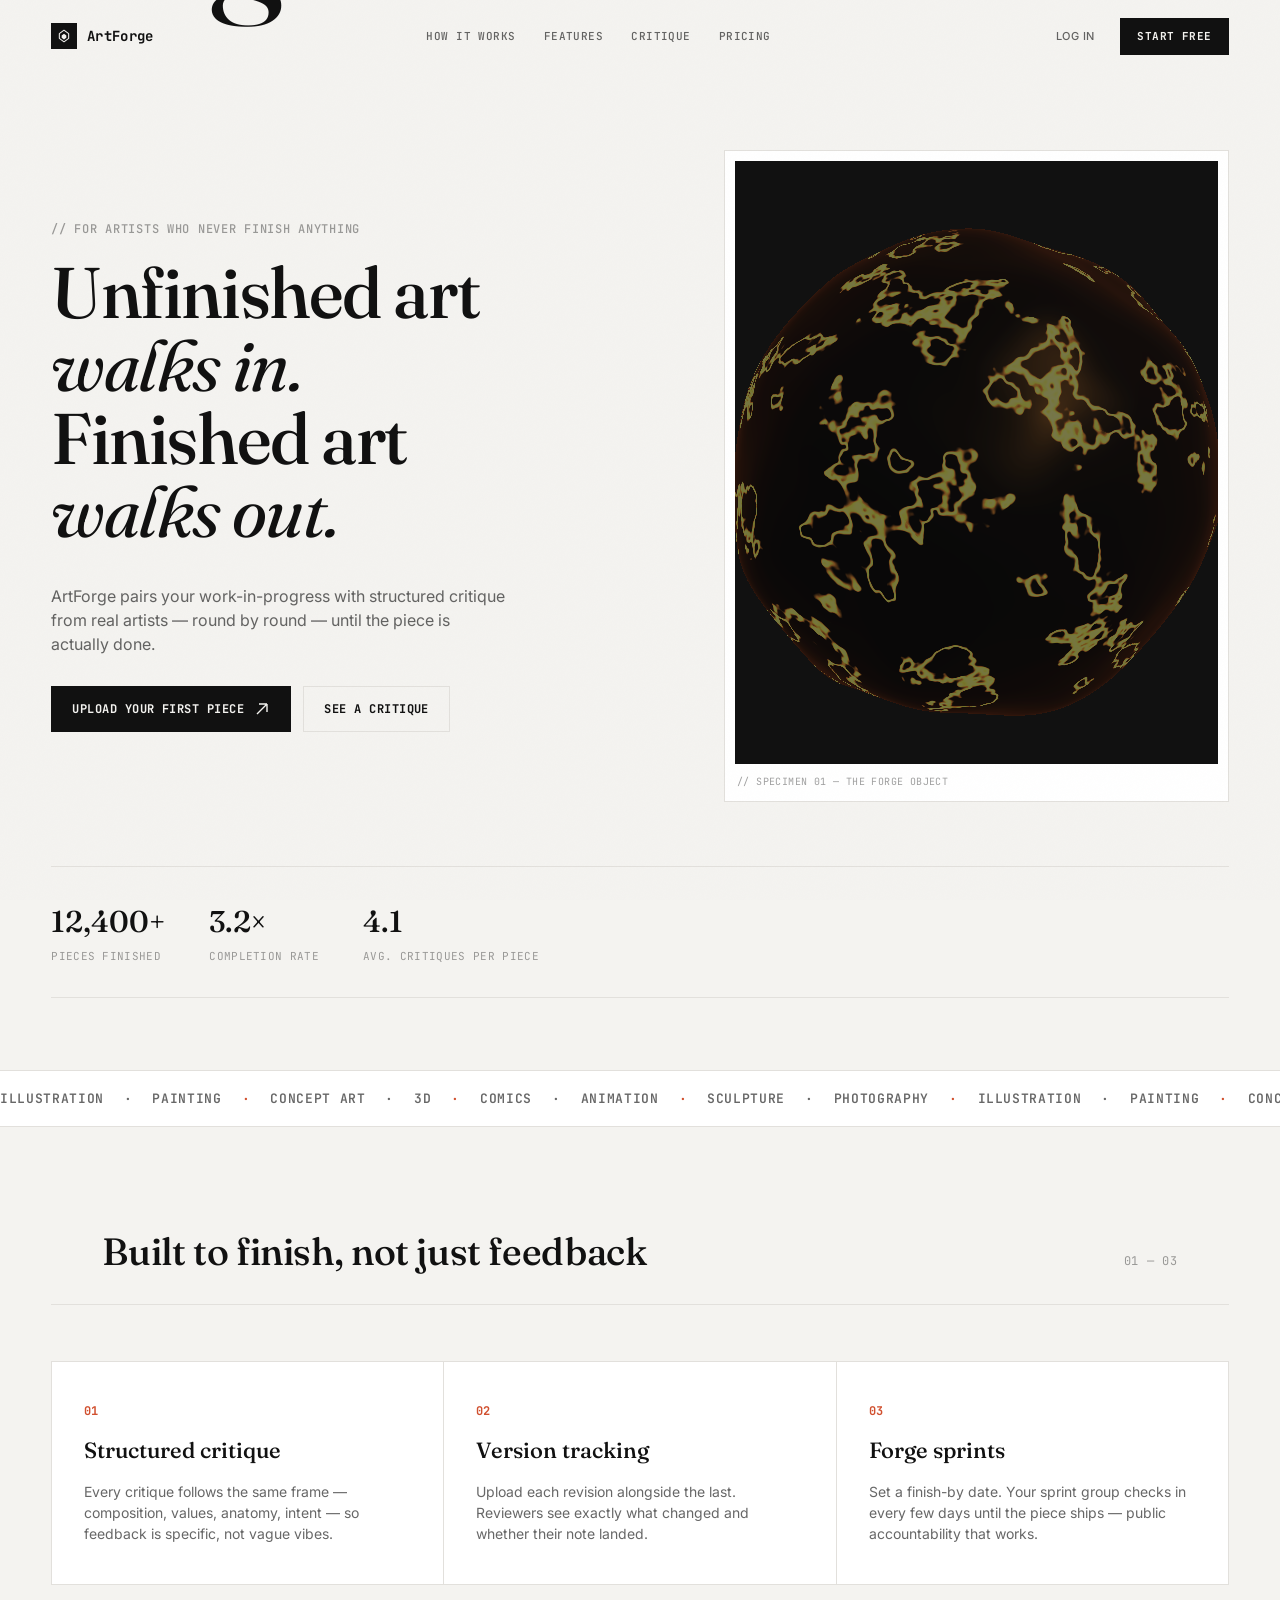
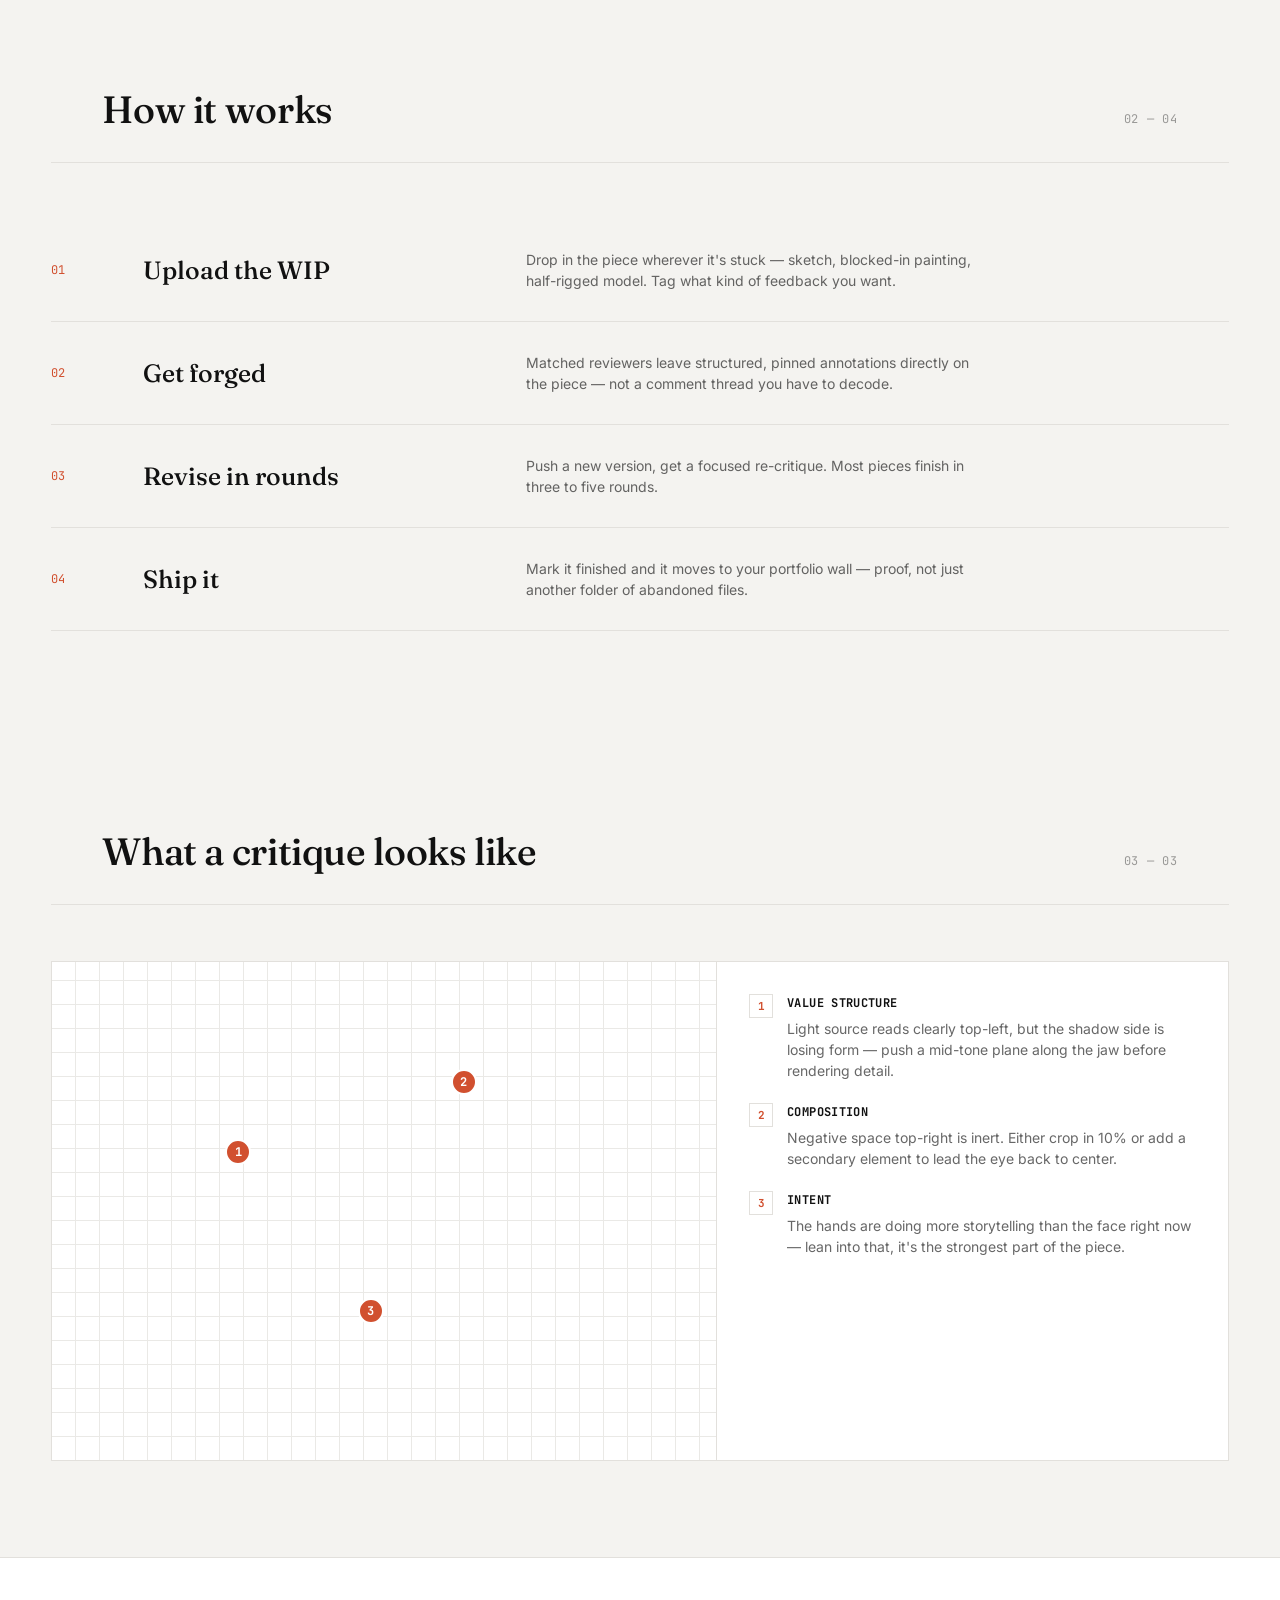
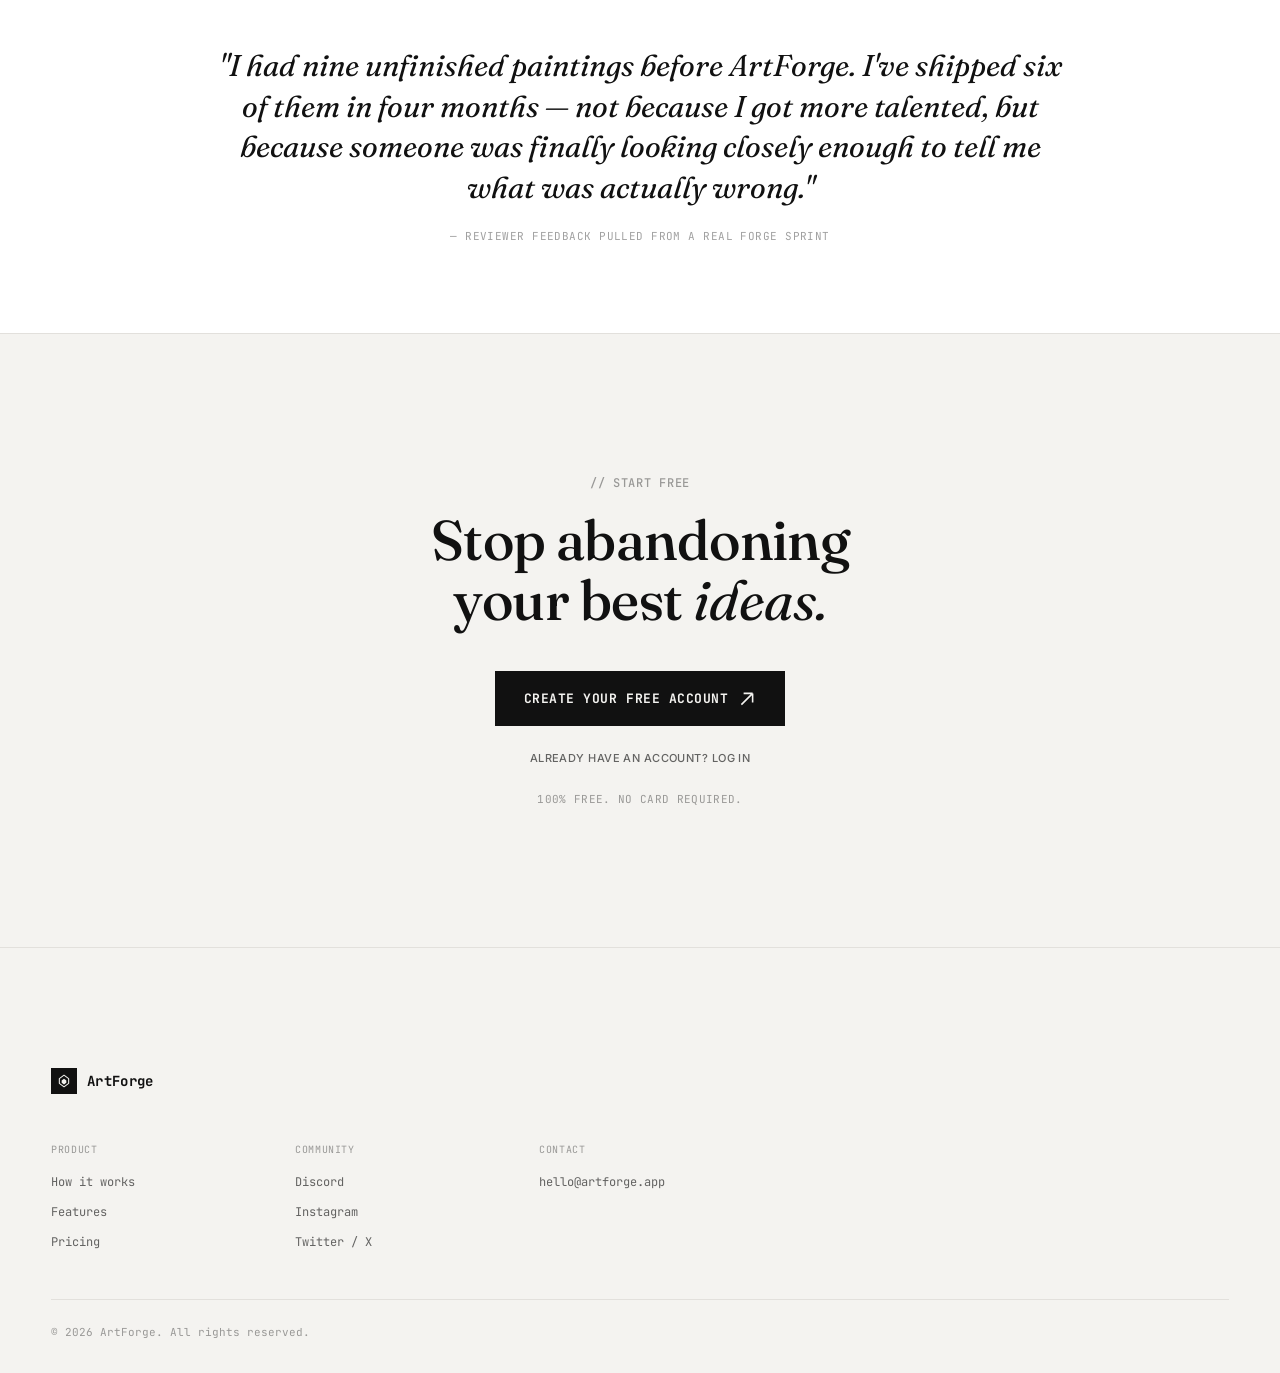
<file: index.html>
<!DOCTYPE html>
<html lang="en">
<head>
<meta charset="UTF-8">
<meta name="viewport" content="width=device-width, initial-scale=1.0">
<title>ArtForge — Finish the art you keep abandoning</title>
<meta name="description" content="ArtForge pairs your work-in-progress art with structured critique from real artists, so you finish the piece instead of shelving it.">
<link rel="preconnect" href="https://fonts.googleapis.com">
<link rel="preconnect" href="https://fonts.gstatic.com" crossorigin>
<link href="https://fonts.googleapis.com/css2?family=Fraunces:ital,opsz,wght@0,9..144,400;0,9..144,500;0,9..144,600;1,9..144,400&family=Inter:wght@400;500;600;700&family=JetBrains+Mono:wght@400;500;600;700&display=swap" rel="stylesheet">
<link rel="stylesheet" href="css/style.css">
</head>
<body>

<div class="noise"></div>

<header class="site-header" id="siteHeader">
  <div class="header-inner">
    <a href="#top" class="logo">
      <span class="logo-mark">
        <svg width="14" height="14" viewBox="0 0 24 24" fill="none" aria-hidden="true">
          <path d="M12 2L4 8v8l8 6 8-6V8l-8-6z" stroke="currentColor" stroke-width="1.8" stroke-linejoin="round"/>
          <path d="M12 8l-4 3v4l4 3 4-3v-4l-4-3z" fill="currentColor"/>
        </svg>
      </span>
      ArtForge
    </a>

    <nav class="nav-desktop">
      <a href="#how" class="nav-link" data-hover>How it works</a>
      <a href="#features" class="nav-link" data-hover>Features</a>
      <a href="#critique" class="nav-link" data-hover>Critique</a>
      <a href="#pricing" class="nav-link" data-hover>Pricing</a>
    </nav>

    <div class="header-right">
      <a href="app.html#/login" class="nav-link" data-hover>Log in</a>
      <a href="app.html#/signup" class="btn btn-solid btn-small" data-hover>Start free</a>
      <button class="menu-toggle" id="menuToggle" aria-label="Toggle menu" aria-expanded="false">
        <span></span><span></span>
      </button>
    </div>
  </div>
</header>

<nav class="nav-mobile" id="navMobile">
  <a href="#how" data-hover>How it works</a>
  <a href="#features" data-hover>Features</a>
  <a href="#critique" data-hover>Critique</a>
  <a href="#pricing" data-hover>Pricing</a>
  <a href="app.html#/login" data-hover>Log in</a>
</nav>

<main id="top">

  <!-- HERO -->
  <section class="hero">
    <div class="hero-grid">
      <div class="hero-copy">
        <p class="eyebrow reveal">// For artists who never finish anything</p>
        <h1 class="hero-title">
          <span class="reveal-line"><span class="reveal-word">Unfinished art</span></span>
          <span class="reveal-line"><span class="reveal-word italic">walks in.</span></span>
          <span class="reveal-line"><span class="reveal-word">Finished art</span></span>
          <span class="reveal-line"><span class="reveal-word italic">walks out.</span></span>
        </h1>
        <div class="hero-foot reveal">
          <p class="hero-sub">ArtForge pairs your work-in-progress with structured critique from real artists — round by round — until the piece is actually done.</p>
          <div class="hero-ctas">
            <a href="app.html#/signup" class="btn btn-solid" data-hover>
              <span>Upload your first piece</span>
              <svg width="16" height="16" viewBox="0 0 16 16" fill="none"><path d="M3 13L13 3M13 3H5M13 3V11" stroke="currentColor" stroke-width="1.4"/></svg>
            </a>
            <a href="#critique" class="btn btn-outline" data-hover>See a critique</a>
          </div>
        </div>
      </div>

      <div class="hero-visual-frame reveal">
        <div class="hero-visual" aria-hidden="true">
          <canvas id="heroCanvas"></canvas>
        </div>
        <p class="frame-label">// Specimen 01 — The Forge Object</p>
      </div>
    </div>

    <div class="hero-stats reveal">
      <div class="hero-stat"><span>12,400+</span><small>pieces finished</small></div>
      <div class="hero-stat"><span>3.2×</span><small>completion rate</small></div>
      <div class="hero-stat"><span>4.1</span><small>avg. critiques per piece</small></div>
    </div>
  </section>

  <!-- MARQUEE -->
  <section class="marquee-section">
    <div class="marquee">
      <div class="marquee-track">
        <span>Illustration</span><span>·</span><span>Painting</span><span>·</span>
        <span>Concept Art</span><span>·</span><span>3D</span><span>·</span>
        <span>Comics</span><span>·</span><span>Animation</span><span>·</span>
        <span>Sculpture</span><span>·</span><span>Photography</span><span>·</span>
        <span>Illustration</span><span>·</span><span>Painting</span><span>·</span>
        <span>Concept Art</span><span>·</span><span>3D</span><span>·</span>
        <span>Comics</span><span>·</span><span>Animation</span><span>·</span>
      </div>
    </div>
  </section>

  <!-- FEATURES -->
  <section id="features" class="features">
    <div class="section-head reveal">
      <h2 class="section-title">Built to finish, not just feedback</h2>
      <p class="section-count">01 — 03</p>
    </div>

    <div class="feature-grid">
      <div class="feature-card reveal">
        <span class="feature-num">01</span>
        <h3>Structured critique</h3>
        <p>Every critique follows the same frame — composition, values, anatomy, intent — so feedback is specific, not vague vibes.</p>
      </div>
      <div class="feature-card reveal">
        <span class="feature-num">02</span>
        <h3>Version tracking</h3>
        <p>Upload each revision alongside the last. Reviewers see exactly what changed and whether their note landed.</p>
      </div>
      <div class="feature-card reveal">
        <span class="feature-num">03</span>
        <h3>Forge sprints</h3>
        <p>Set a finish-by date. Your sprint group checks in every few days until the piece ships — public accountability that works.</p>
      </div>
    </div>
  </section>

  <!-- HOW IT WORKS -->
  <section id="how" class="how">
    <div class="section-head reveal">
      <h2 class="section-title">How it works</h2>
      <p class="section-count">02 — 04</p>
    </div>

    <div class="how-list">
      <div class="how-row reveal" data-hover>
        <span class="how-num">01</span>
        <h3 class="how-name">Upload the WIP</h3>
        <p class="how-desc">Drop in the piece wherever it's stuck — sketch, blocked-in painting, half-rigged model. Tag what kind of feedback you want.</p>
      </div>
      <div class="how-row reveal" data-hover>
        <span class="how-num">02</span>
        <h3 class="how-name">Get forged</h3>
        <p class="how-desc">Matched reviewers leave structured, pinned annotations directly on the piece — not a comment thread you have to decode.</p>
      </div>
      <div class="how-row reveal" data-hover>
        <span class="how-num">03</span>
        <h3 class="how-name">Revise in rounds</h3>
        <p class="how-desc">Push a new version, get a focused re-critique. Most pieces finish in three to five rounds.</p>
      </div>
      <div class="how-row reveal" data-hover>
        <span class="how-num">04</span>
        <h3 class="how-name">Ship it</h3>
        <p class="how-desc">Mark it finished and it moves to your portfolio wall — proof, not just another folder of abandoned files.</p>
      </div>
    </div>
  </section>

  <!-- CRITIQUE EXAMPLE -->
  <section id="critique" class="critique">
    <div class="section-head reveal">
      <h2 class="section-title">What a critique looks like</h2>
      <p class="section-count">03 — 03</p>
    </div>

    <div class="critique-mock reveal">
      <div class="critique-canvas">
        <div class="critique-canvas-fill"></div>
        <button class="pin" style="--x:28%; --y:38%;" data-hover>1</button>
        <button class="pin" style="--x:62%; --y:24%;" data-hover>2</button>
        <button class="pin" style="--x:48%; --y:70%;" data-hover>3</button>
      </div>
      <div class="critique-notes">
        <div class="critique-note">
          <span class="note-num">1</span>
          <div>
            <strong>Value structure</strong>
            <p>Light source reads clearly top-left, but the shadow side is losing form — push a mid-tone plane along the jaw before rendering detail.</p>
          </div>
        </div>
        <div class="critique-note">
          <span class="note-num">2</span>
          <div>
            <strong>Composition</strong>
            <p>Negative space top-right is inert. Either crop in 10% or add a secondary element to lead the eye back to center.</p>
          </div>
        </div>
        <div class="critique-note">
          <span class="note-num">3</span>
          <div>
            <strong>Intent</strong>
            <p>The hands are doing more storytelling than the face right now — lean into that, it's the strongest part of the piece.</p>
          </div>
        </div>
      </div>
    </div>
  </section>

  <!-- TESTIMONIAL -->
  <section class="testimonial">
    <div class="testimonial-inner reveal">
      <p class="testimonial-quote">"I had nine unfinished paintings before ArtForge. I've shipped six of them in four months — not because I got more talented, but because someone was finally looking closely enough to tell me what was actually wrong."</p>
      <p class="testimonial-attr">— Reviewer feedback pulled from a real Forge Sprint</p>
    </div>
  </section>

  <!-- CTA / PRICING -->
  <section id="pricing" class="cta">
    <div class="cta-inner">
      <p class="eyebrow reveal">// Start free</p>
      <h2 class="cta-title reveal">
        Stop abandoning<br> your best <span class="italic">ideas.</span>
      </h2>
      <div class="cta-actions reveal">
        <a href="app.html#/signup" class="btn btn-solid btn-large" data-hover>
          <span>Create your free account</span>
          <svg width="18" height="18" viewBox="0 0 16 16" fill="none"><path d="M3 13L13 3M13 3H5M13 3V11" stroke="currentColor" stroke-width="1.4"/></svg>
        </a>
        <a href="app.html#/login" class="nav-link" data-hover>Already have an account? Log in</a>
        <p class="cta-note">100% free. No card required.</p>
      </div>
    </div>
  </section>

</main>

<footer class="site-footer">
  <div class="footer-inner">
    <a href="#top" class="logo" data-hover>
      <span class="logo-mark">
        <svg width="14" height="14" viewBox="0 0 24 24" fill="none" aria-hidden="true">
          <path d="M12 2L4 8v8l8 6 8-6V8l-8-6z" stroke="currentColor" stroke-width="1.8" stroke-linejoin="round"/>
          <path d="M12 8l-4 3v4l4 3 4-3v-4l-4-3z" fill="currentColor"/>
        </svg>
      </span>
      ArtForge
    </a>
    <div class="footer-cols">
      <div class="footer-col">
        <span class="footer-label">Product</span>
        <a href="#how" data-hover>How it works</a>
        <a href="#features" data-hover>Features</a>
        <a href="#pricing" data-hover>Pricing</a>
      </div>
      <div class="footer-col">
        <span class="footer-label">Community</span>
        <a href="#" data-hover>Discord</a>
        <a href="#" data-hover>Instagram</a>
        <a href="#" data-hover>Twitter / X</a>
      </div>
      <div class="footer-col">
        <span class="footer-label">Contact</span>
        <a href="mailto:hello@artforge.app" data-hover>hello@artforge.app</a>
      </div>
    </div>
    <p class="footer-legal">© <span id="year"></span> ArtForge. All rights reserved.</p>
  </div>
</footer>

<script src="js/hero-scene.js"></script>
<script src="js/main.js"></script>
</body>
</html>
</file>
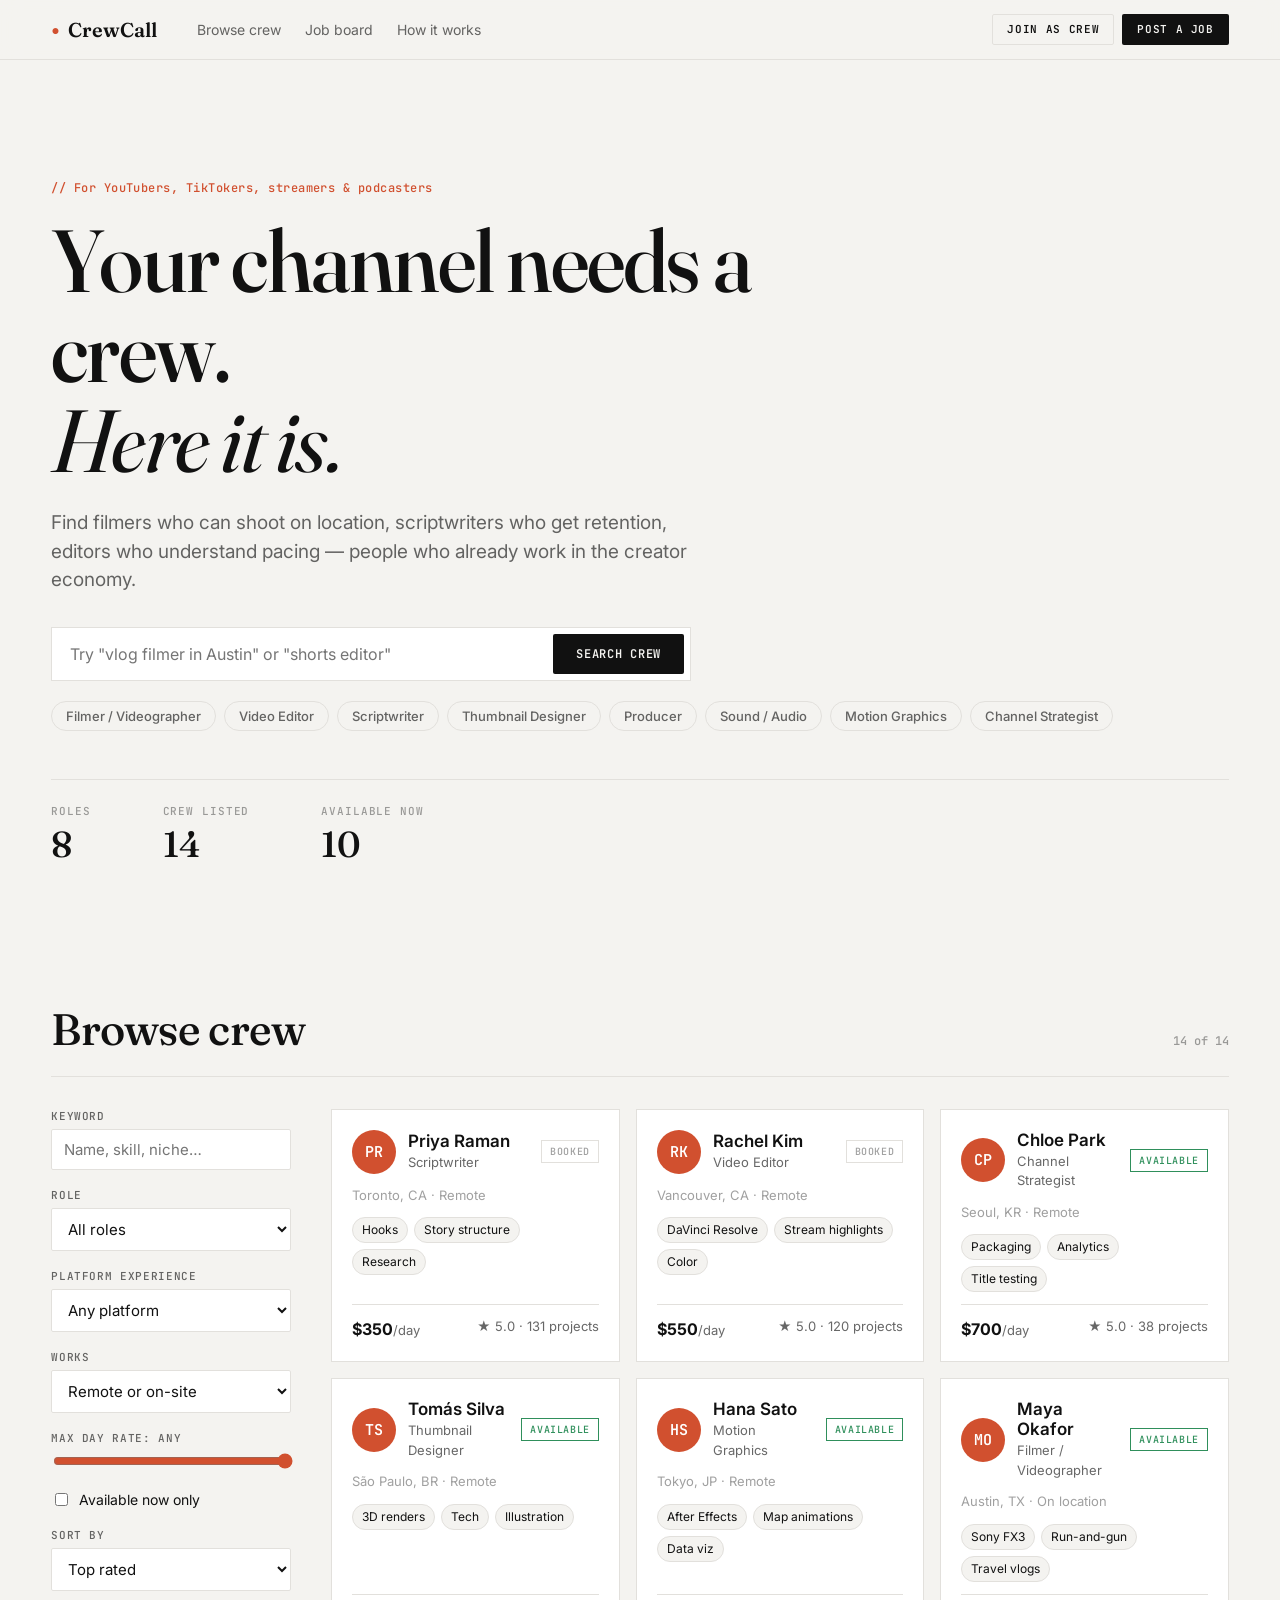
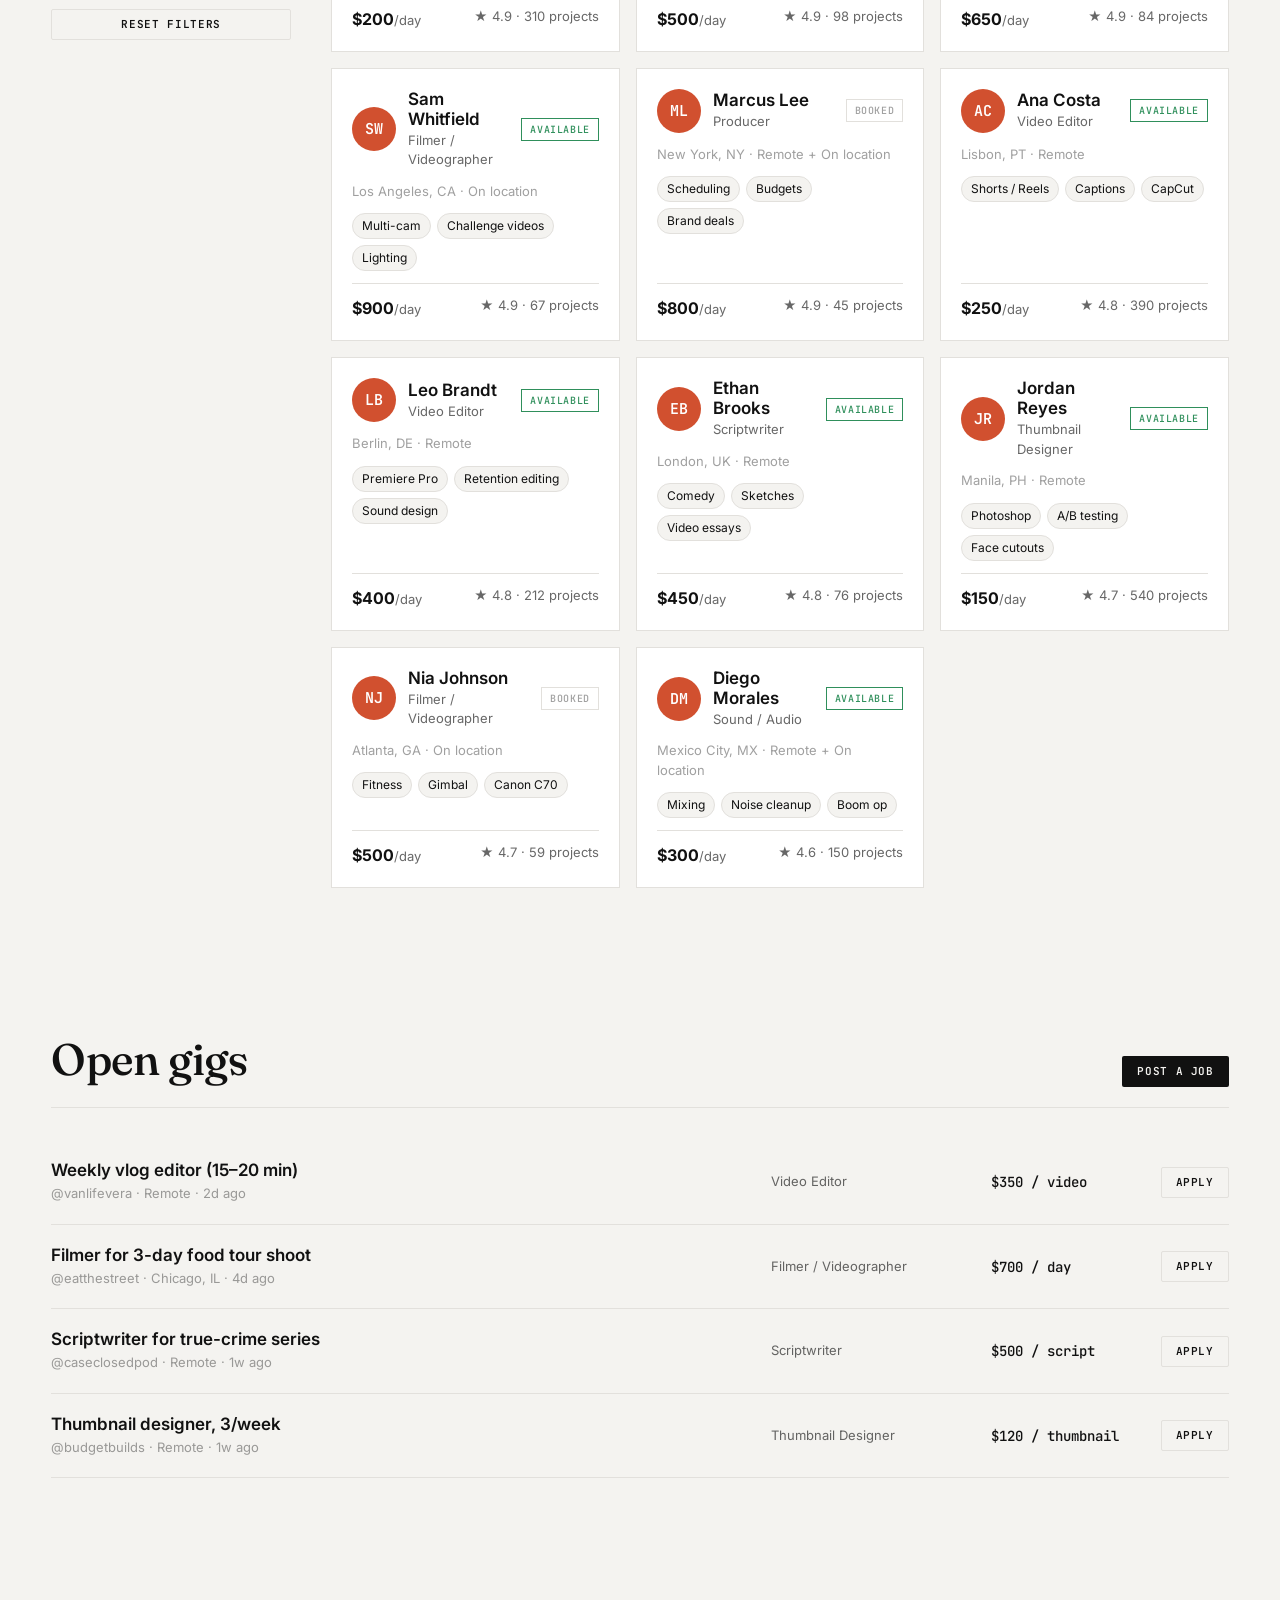
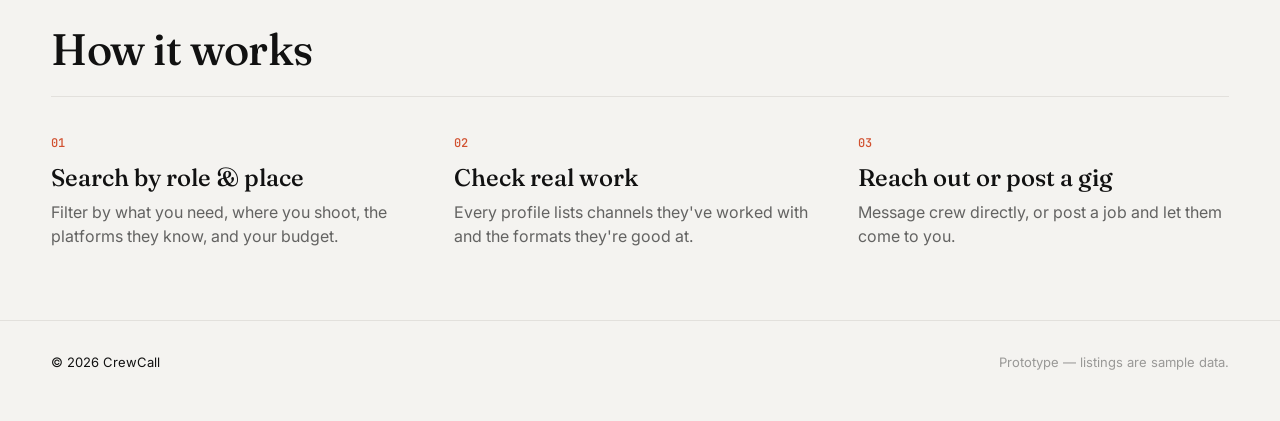
<file: crew/index.html>
<!DOCTYPE html>
<html lang="en">
<head>
<meta charset="UTF-8">
<meta name="viewport" content="width=device-width, initial-scale=1.0">
<title>CrewCall — Find crew for your content</title>
<meta name="description" content="CrewCall helps content creators find filmers, scriptwriters, editors, thumbnail designers and more — remote or on location.">
<link rel="preconnect" href="https://fonts.googleapis.com">
<link rel="preconnect" href="https://fonts.gstatic.com" crossorigin>
<link href="https://fonts.googleapis.com/css2?family=Fraunces:ital,opsz,wght@0,9..144,500;0,9..144,600;1,9..144,400&family=Inter:wght@400;500;600;700&family=JetBrains+Mono:wght@400;500&display=swap" rel="stylesheet">
<link rel="stylesheet" href="css/crew.css">
</head>
<body>

<header class="site-header">
  <div class="header-inner">
    <a href="#top" class="logo">
      <span class="logo-mark" aria-hidden="true">●</span>
      CrewCall
    </a>
    <nav class="nav">
      <a href="#browse">Browse crew</a>
      <a href="#jobs">Job board</a>
      <a href="#how">How it works</a>
    </nav>
    <div class="header-right">
      <button class="btn btn-outline btn-small" data-open="joinModal">Join as crew</button>
      <button class="btn btn-solid btn-small" data-open="jobModal">Post a job</button>
    </div>
  </div>
</header>

<main id="top">

  <!-- HERO -->
  <section class="hero">
    <p class="eyebrow">// For YouTubers, TikTokers, streamers &amp; podcasters</p>
    <h1 class="hero-title">Your channel needs a crew.<br><span class="italic">Here it is.</span></h1>
    <p class="hero-sub">Find filmers who can shoot on location, scriptwriters who get retention, editors who understand pacing — people who already work in the creator economy.</p>

    <form class="hero-search" id="heroSearch" role="search">
      <label class="sr-only" for="heroQuery">What do you need?</label>
      <input id="heroQuery" type="search" placeholder="Try &quot;vlog filmer in Austin&quot; or &quot;shorts editor&quot;">
      <button class="btn btn-solid" type="submit">Search crew</button>
    </form>

    <div class="role-chips" id="roleChips" aria-label="Quick role filters"></div>

    <dl class="stats">
      <div><dt>Roles</dt><dd id="statRoles">—</dd></div>
      <div><dt>Crew listed</dt><dd id="statCrew">—</dd></div>
      <div><dt>Available now</dt><dd id="statAvail">—</dd></div>
    </dl>
  </section>

  <!-- BROWSE -->
  <section class="browse" id="browse">
    <div class="section-head">
      <h2 class="section-title">Browse crew</h2>
      <span class="section-meta" id="resultCount"></span>
    </div>

    <div class="browse-grid">
      <aside class="filters" aria-label="Filters">
        <div class="filter-group">
          <label for="fQuery">Keyword</label>
          <input id="fQuery" type="search" placeholder="Name, skill, niche…">
        </div>
        <div class="filter-group">
          <label for="fRole">Role</label>
          <select id="fRole"><option value="">All roles</option></select>
        </div>
        <div class="filter-group">
          <label for="fPlatform">Platform experience</label>
          <select id="fPlatform"><option value="">Any platform</option></select>
        </div>
        <div class="filter-group">
          <label for="fWork">Works</label>
          <select id="fWork">
            <option value="">Remote or on-site</option>
            <option value="remote">Remote</option>
            <option value="onsite">On location</option>
          </select>
        </div>
        <div class="filter-group">
          <label for="fRate">Max day rate: <span id="fRateOut"></span></label>
          <input id="fRate" type="range" min="100" max="1500" step="50" value="1500">
        </div>
        <label class="check"><input id="fAvail" type="checkbox"> Available now only</label>
        <div class="filter-group">
          <label for="fSort">Sort by</label>
          <select id="fSort">
            <option value="rating">Top rated</option>
            <option value="rateAsc">Rate: low to high</option>
            <option value="rateDesc">Rate: high to low</option>
            <option value="projects">Most projects</option>
          </select>
        </div>
        <button class="btn btn-outline btn-small" id="resetFilters" type="button">Reset filters</button>
      </aside>

      <div>
        <div class="cards" id="cards"></div>
        <p class="empty" id="empty" hidden>No crew match those filters. Try widening the rate or clearing the keyword.</p>
      </div>
    </div>
  </section>

  <!-- JOBS -->
  <section class="jobs" id="jobs">
    <div class="section-head">
      <h2 class="section-title">Open gigs</h2>
      <button class="btn btn-solid btn-small" data-open="jobModal">Post a job</button>
    </div>
    <ul class="job-list" id="jobList"></ul>
  </section>

  <!-- HOW -->
  <section class="how" id="how">
    <div class="section-head">
      <h2 class="section-title">How it works</h2>
    </div>
    <ol class="steps">
      <li><span class="step-n">01</span><h3>Search by role &amp; place</h3><p>Filter by what you need, where you shoot, the platforms they know, and your budget.</p></li>
      <li><span class="step-n">02</span><h3>Check real work</h3><p>Every profile lists channels they've worked with and the formats they're good at.</p></li>
      <li><span class="step-n">03</span><h3>Reach out or post a gig</h3><p>Message crew directly, or post a job and let them come to you.</p></li>
    </ol>
  </section>

</main>

<footer class="site-footer">
  <span>© <span id="year"></span> CrewCall</span>
  <span class="muted">Prototype — listings are sample data.</span>
</footer>

<!-- PROFILE MODAL -->
<dialog class="modal" id="profileModal">
  <button class="modal-close" data-close aria-label="Close">×</button>
  <div id="profileBody"></div>
</dialog>

<!-- POST JOB MODAL -->
<dialog class="modal" id="jobModal">
  <button class="modal-close" data-close aria-label="Close">×</button>
  <h2 class="modal-title">Post a job</h2>
  <form id="jobForm" class="form">
    <label>Job title<input name="title" required placeholder="Editor for weekly 20-min vlogs"></label>
    <div class="form-row">
      <label>Role<select name="role" required></select></label>
      <label>Budget<input name="budget" required placeholder="$400 / video"></label>
    </div>
    <div class="form-row">
      <label>Channel / creator name<input name="creator" required placeholder="@yourchannel"></label>
      <label>Location<input name="location" placeholder="Remote, or city"></label>
    </div>
    <label>Details<textarea name="details" rows="4" placeholder="Format, cadence, style references, turnaround…"></textarea></label>
    <button class="btn btn-solid" type="submit">Publish job</button>
  </form>
</dialog>

<!-- JOIN MODAL -->
<dialog class="modal" id="joinModal">
  <button class="modal-close" data-close aria-label="Close">×</button>
  <h2 class="modal-title">Join as crew</h2>
  <form id="joinForm" class="form">
    <div class="form-row">
      <label>Name<input name="name" required></label>
      <label>Role<select name="role" required></select></label>
    </div>
    <div class="form-row">
      <label>City<input name="location" required placeholder="Los Angeles, CA"></label>
      <label>Day rate (USD)<input name="rate" type="number" min="50" step="25" required></label>
    </div>
    <label>Skills (comma separated)<input name="skills" placeholder="Sony FX3, run-and-gun, color grading"></label>
    <label>Channels you've worked with<input name="credits" placeholder="@channel1, @channel2"></label>
    <label>Short bio<textarea name="bio" rows="3"></textarea></label>
    <label class="check"><input type="checkbox" name="remote" checked> Open to remote work</label>
    <button class="btn btn-solid" type="submit">Create profile</button>
  </form>
</dialog>

<div class="toast" id="toast" role="status" aria-live="polite"></div>

<script src="js/data.js"></script>
<script src="js/app.js"></script>
</body>
</html>
</file>
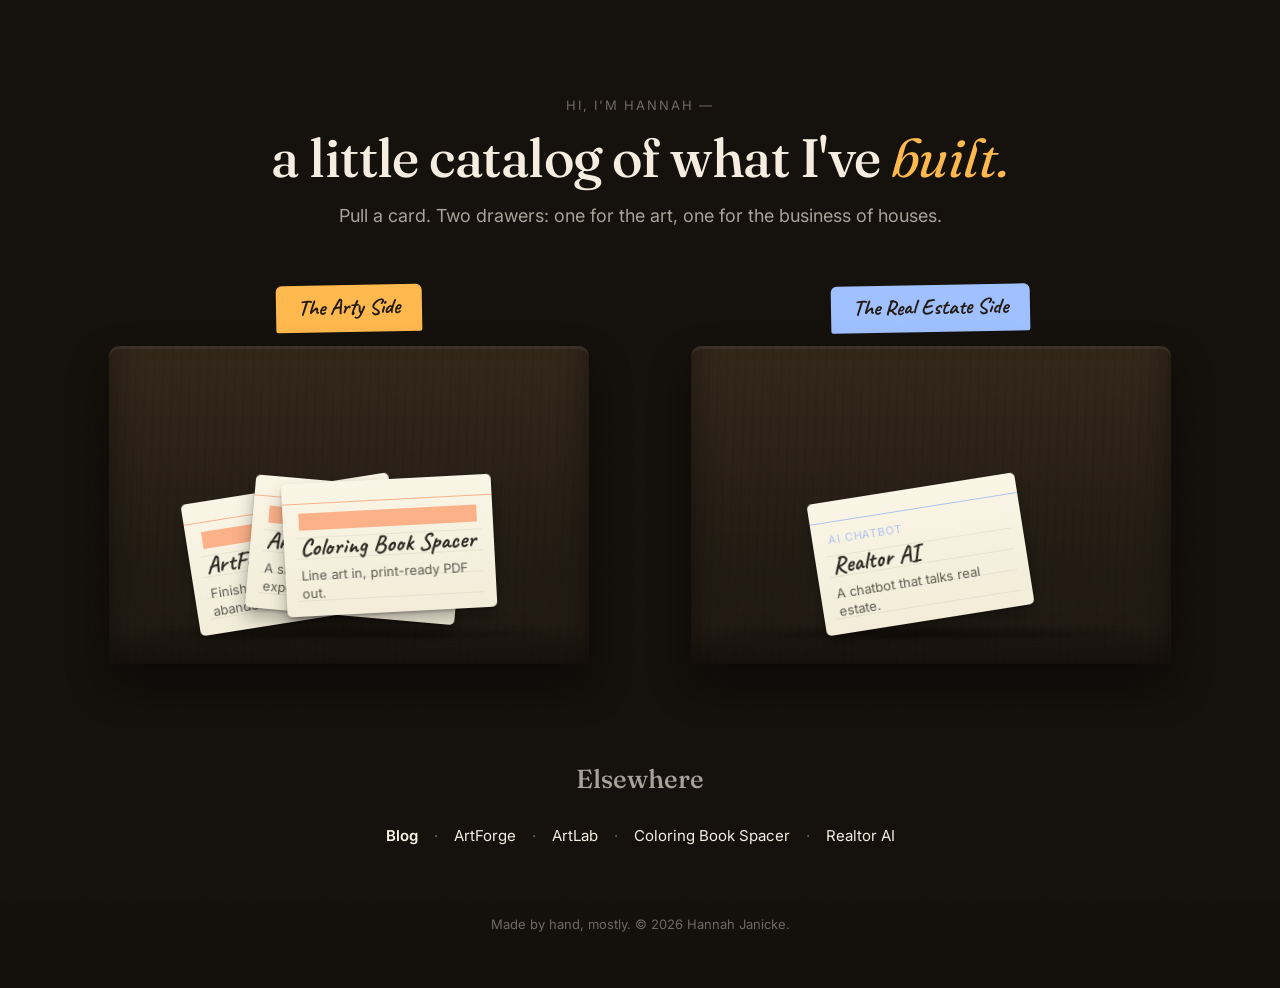
<file: hub/index.html>
<!DOCTYPE html>
<html lang="en">
<head>
<meta charset="UTF-8">
<meta name="viewport" content="width=device-width, initial-scale=1.0">
<title>Hannah Janicke — Catalog</title>
<meta name="description" content="A little card catalog of the things Hannah Janicke has built — the arty side and the professional side.">
<link rel="preconnect" href="https://fonts.googleapis.com">
<link rel="preconnect" href="https://fonts.gstatic.com" crossorigin>
<link href="https://fonts.googleapis.com/css2?family=Fraunces:ital,opsz,wght@0,9..144,500;0,9..144,600;1,9..144,400&family=Caveat:wght@500;700&family=Inter:wght@400;500;600&display=swap" rel="stylesheet">
<link rel="stylesheet" href="css/style.css">
</head>
<body>

<div class="noise" aria-hidden="true"></div>

<header class="hub-header">
  <p class="eyebrow">Hi, I'm Hannah —</p>
  <h1 class="hub-title">a little catalog of what I've <span class="italic">built.</span></h1>
  <p class="hub-sub">Pull a card. Two drawers: one for the art, one for the business of houses.</p>
</header>

<main>
  <section class="catalog" id="catalog">

    <div class="holder holder-creative" data-side="creative">
      <div class="holder-label">
        <span class="tab">The Arty Side</span>
      </div>
      <div class="box">
        <div class="box-shadow" aria-hidden="true"></div>
        <div class="cards" id="creativeCards"><!-- cards injected --></div>
      </div>
    </div>

    <div class="holder holder-professional" data-side="professional">
      <div class="holder-label">
        <span class="tab">The Real Estate Side</span>
      </div>
      <div class="box">
        <div class="box-shadow" aria-hidden="true"></div>
        <div class="cards" id="professionalCards"><!-- cards injected --></div>
      </div>
    </div>

  </section>

  <section class="elsewhere">
    <h2 class="elsewhere-title">Elsewhere</h2>
    <nav class="link-row" id="linkRow" aria-label="All links">
      <!-- blog + tool links injected, blog first -->
    </nav>
  </section>
</main>

<footer class="hub-footer">
  <p>Made by hand, mostly. &copy; <span id="year"></span> Hannah Janicke.</p>
</footer>

<div class="overlay" id="overlay" aria-hidden="true">
  <div class="overlay-scrim" id="overlayScrim"></div>
  <article class="pulled-card" id="pulledCard" role="dialog" aria-modal="true" aria-labelledby="pulledTitle">
    <button class="pulled-close" id="pulledClose" aria-label="Put the card back">×</button>
    <p class="pulled-kicker" id="pulledKicker"></p>
    <h3 class="pulled-title" id="pulledTitle"></h3>
    <p class="pulled-desc" id="pulledDesc"></p>
    <a class="pulled-visit" id="pulledVisit" href="#" target="_blank" rel="noopener">Visit site →</a>
  </article>
</div>

<script src="js/main.js"></script>
</body>
</html>
</file>
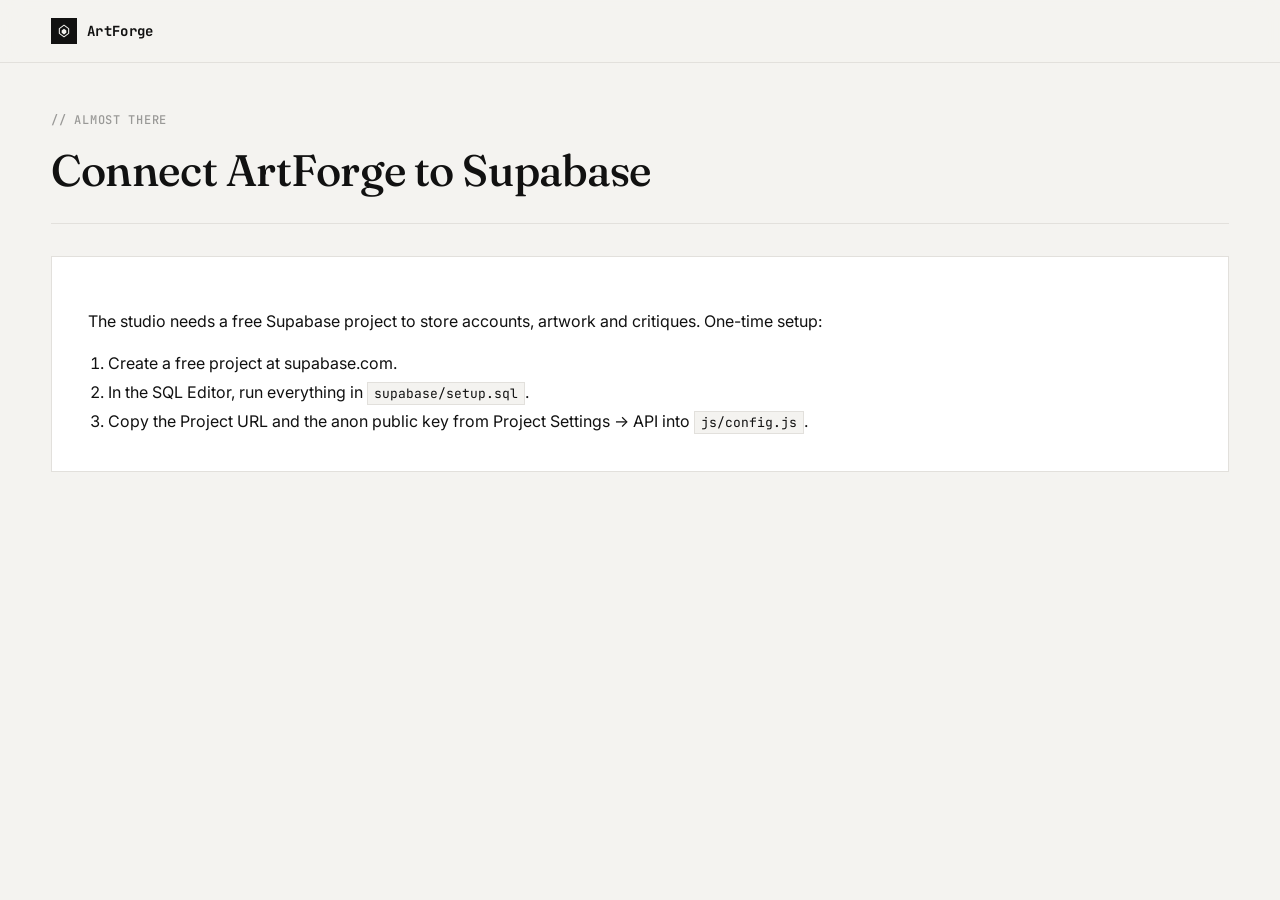
<file: app.html>
<!DOCTYPE html>
<html lang="en">
<head>
<meta charset="UTF-8">
<meta name="viewport" content="width=device-width, initial-scale=1.0">
<title>ArtForge Studio</title>
<meta name="description" content="Upload your work-in-progress art, get pinned critiques, and track every version until it's finished.">
<link rel="preconnect" href="https://fonts.googleapis.com">
<link rel="preconnect" href="https://fonts.gstatic.com" crossorigin>
<link href="https://fonts.googleapis.com/css2?family=Fraunces:ital,opsz,wght@0,9..144,400;0,9..144,500;0,9..144,600;1,9..144,400&family=Inter:wght@400;500;600;700&family=JetBrains+Mono:wght@400;500;600;700&display=swap" rel="stylesheet">
<link rel="stylesheet" href="css/style.css">
<link rel="stylesheet" href="css/app.css">
</head>
<body class="app-body">

<header class="site-header scrolled app-header">
  <div class="header-inner">
    <a href="index.html" class="logo">
      <span class="logo-mark">
        <svg width="14" height="14" viewBox="0 0 24 24" fill="none" aria-hidden="true">
          <path d="M12 2L4 8v8l8 6 8-6V8l-8-6z" stroke="currentColor" stroke-width="1.8" stroke-linejoin="round"/>
          <path d="M12 8l-4 3v4l4 3 4-3v-4l-4-3z" fill="currentColor"/>
        </svg>
      </span>
      ArtForge
    </a>

    <nav class="app-nav" id="appNav" hidden>
      <a href="#/studio" class="nav-link" data-nav="studio">My studio</a>
      <a href="#/explore" class="nav-link" data-nav="explore">Critique others</a>
    </nav>

    <div class="header-right" id="appHeaderRight" hidden>
      <a href="#/new" class="btn btn-solid btn-small">+ New piece</a>
      <button class="btn btn-outline btn-small" id="logoutBtn" type="button">Log out</button>
    </div>
  </div>
</header>

<main class="app-main" id="app" aria-live="polite">
  <p class="app-loading">Loading…</p>
</main>

<div class="toast" id="toast" role="status" aria-live="polite" hidden></div>

<script src="js/config.js"></script>
<script src="js/vendor/supabase-2.117.3.js"></script>
<script src="js/app.js"></script>
</body>
</html>
</file>
<file: css/style.css>
/* ============================================================
   ArtForge — Design system
   Editorial (Artsy-influenced) × Industrial (mono/grid-tool-influenced)
   ============================================================ */

:root {
  --bg: #f4f3f0;
  --card: #ffffff;
  --border: #e2e0dc;
  --ink: #111111;
  --ink-soft: rgba(17, 17, 17, 0.64);
  --ink-faint: rgba(17, 17, 17, 0.4);
  --accent: #d1502f;
  --accent-ink: #ffffff;

  --font-display: 'Fraunces', 'Georgia', serif;
  --font-body: 'Inter', -apple-system, BlinkMacSystemFont, sans-serif;
  --font-mono: 'JetBrains Mono', ui-monospace, monospace;

  --container: 1360px;
  --gutter: clamp(20px, 4vw, 64px);

  --ease: cubic-bezier(.16, 1, .3, 1);
}

@media (prefers-color-scheme: dark) {
  :root {
    --bg: #121212;
    --card: #1a1a1a;
    --border: #2a2a2a;
    --ink: #f2f1ee;
    --ink-soft: rgba(242, 241, 238, 0.64);
    --ink-faint: rgba(242, 241, 238, 0.4);
    --accent: #e86a45;
  }
}

* { box-sizing: border-box; }
html { scroll-behavior: smooth; }

body {
  margin: 0;
  background: var(--bg);
  color: var(--ink);
  font-family: var(--font-body);
  font-size: 16px;
  line-height: 1.5;
  -webkit-font-smoothing: antialiased;
  overflow-x: hidden;
}

a { color: inherit; text-decoration: none; }
img { max-width: 100%; display: block; }
.italic { font-style: italic; font-weight: 400; }

.noise {
  position: fixed;
  inset: 0;
  pointer-events: none;
  z-index: 999;
  opacity: 0.02;
  mix-blend-mode: multiply;
  background-image: url("data:image/svg+xml,%3Csvg xmlns='http://www.w3.org/2000/svg' width='120' height='120'%3E%3Cfilter id='n'%3E%3CfeTurbulence type='fractalNoise' baseFrequency='0.9' numOctaves='2' stitchTiles='stitch'/%3E%3C/filter%3E%3Crect width='100%25' height='100%25' filter='url(%23n)'/%3E%3C/svg%3E");
}

section { position: relative; }

.section-head {
  max-width: var(--container);
  margin: 0 auto;
  padding: 0 var(--gutter);
  display: flex;
  align-items: baseline;
  justify-content: space-between;
  border-bottom: 1px solid var(--border);
  padding-bottom: 24px;
  margin-bottom: 56px;
}
.section-title {
  font-family: var(--font-display);
  font-weight: 500;
  font-size: clamp(24px, 3.2vw, 38px);
  margin: 0;
  letter-spacing: -0.01em;
}
.section-count {
  font-family: var(--font-mono);
  font-size: 12px;
  color: var(--ink-faint);
  letter-spacing: 0.06em;
  margin: 0;
}

.eyebrow {
  font-family: var(--font-mono);
  font-size: 12px;
  letter-spacing: 0.06em;
  text-transform: uppercase;
  color: var(--ink-faint);
  margin: 0 0 18px;
  font-weight: 500;
}

/* ---------- reveal animation ---------- */
.reveal {
  opacity: 0;
  transform: translateY(24px);
  transition: opacity .8s var(--ease), transform .8s var(--ease);
}
.reveal.is-visible { opacity: 1; transform: translateY(0); }
.reveal-line { display: block; overflow: hidden; }
.reveal-word {
  display: inline-block;
  transform: translateY(110%);
  transition: transform .8s var(--ease);
}
.reveal-line.is-visible .reveal-word { transform: translateY(0); }

/* ============================================================
   BUTTONS
   ============================================================ */
.btn {
  display: inline-flex;
  align-items: center;
  gap: 10px;
  font-family: var(--font-mono);
  font-size: 12px;
  font-weight: 700;
  text-transform: uppercase;
  letter-spacing: 0.04em;
  white-space: nowrap;
  border-radius: 0;
}
.btn-outline {
  padding: 13px 20px;
  border: 1px solid var(--border);
  color: var(--ink);
  background: transparent;
  transition: border-color .25s var(--ease), background .25s var(--ease);
}
.btn-outline:hover { border-color: var(--ink); background: var(--card); }

.btn-solid {
  padding: 13px 20px;
  background: var(--ink);
  color: var(--bg);
  border: 1px solid var(--ink);
  transition: opacity .25s var(--ease);
}
.btn-solid:hover { opacity: 0.85; }
.btn-solid svg { transition: transform .25s var(--ease); }
.btn-solid:hover svg { transform: translate(2px, -2px); }

.btn-small { padding: 9px 16px; font-size: 11px; }
.btn-large { padding: 17px 28px; font-size: 13px; }

/* ============================================================
   HEADER
   ============================================================ */
.site-header {
  position: fixed;
  top: 0; left: 0; right: 0;
  z-index: 100;
  transition: transform .5s var(--ease), background .3s ease, border-color .3s ease;
  border-bottom: 1px solid transparent;
}
.site-header.scrolled {
  background: color-mix(in srgb, var(--bg) 88%, transparent);
  backdrop-filter: blur(10px);
  border-bottom-color: var(--border);
}
.site-header.hide { transform: translateY(-100%); }

.header-inner {
  max-width: var(--container);
  margin: 0 auto;
  padding: 18px var(--gutter);
  display: flex;
  align-items: center;
  justify-content: space-between;
}

.logo {
  display: inline-flex;
  align-items: center;
  gap: 10px;
  font-family: var(--font-mono);
  font-size: 14px;
  font-weight: 700;
  letter-spacing: 0.02em;
}
.logo-mark {
  display: inline-flex;
  align-items: center;
  justify-content: center;
  width: 26px;
  height: 26px;
  background: var(--ink);
  color: var(--bg);
  flex-shrink: 0;
}

.nav-desktop { display: flex; gap: 4px; font-family: var(--font-mono); }
.nav-link {
  font-size: 11px;
  font-weight: 500;
  text-transform: uppercase;
  letter-spacing: 0.04em;
  padding: 8px 12px;
  color: var(--ink-soft);
  transition: background .2s var(--ease), color .2s var(--ease);
}
.nav-link:hover { color: var(--ink); background: var(--card); }

.header-right { display: flex; align-items: center; gap: 14px; }

.menu-toggle {
  display: none;
  width: 32px; height: 22px;
  background: none;
  border: none;
  cursor: pointer;
  padding: 0;
  flex-direction: column;
  justify-content: space-between;
}
.menu-toggle span {
  display: block;
  height: 1px;
  background: var(--ink);
  transition: transform .3s var(--ease), opacity .3s var(--ease);
}
.menu-toggle[aria-expanded="true"] span:first-child { transform: translateY(10.5px) rotate(45deg); }
.menu-toggle[aria-expanded="true"] span:last-child { transform: translateY(-10.5px) rotate(-45deg); }

.nav-mobile {
  position: fixed;
  inset: 0;
  z-index: 90;
  background: var(--bg);
  display: flex;
  flex-direction: column;
  justify-content: center;
  gap: 8px;
  padding: 0 var(--gutter);
  transform: translateY(-100%);
  transition: transform .5s var(--ease);
}
.nav-mobile.open { transform: translateY(0); }
.nav-mobile a {
  font-family: var(--font-display);
  font-size: 12vw;
  line-height: 1.2;
  font-weight: 500;
}

@media (max-width: 860px) {
  .nav-desktop { display: none; }
  .menu-toggle { display: flex; }
}

/* ============================================================
   HERO
   ============================================================ */
.hero {
  padding: 150px var(--gutter) 0;
  max-width: var(--container);
  margin: 0 auto;
}

.hero-grid {
  display: grid;
  grid-template-columns: 1.1fr 0.9fr;
  gap: 56px;
  align-items: center;
}

.hero-title {
  font-family: var(--font-display);
  font-weight: 500;
  font-size: clamp(38px, 5.6vw, 72px);
  line-height: 1.02;
  letter-spacing: -0.02em;
  margin: 0 0 36px;
}
.hero-foot { max-width: 560px; }
.hero-sub {
  font-size: 16px;
  color: var(--ink-soft);
  margin: 0 0 30px;
  max-width: 460px;
}
.hero-ctas { display: flex; gap: 12px; flex-wrap: wrap; }

.hero-visual-frame {
  border: 1px solid var(--border);
  background: var(--card);
  padding: 10px;
}
.hero-visual {
  aspect-ratio: 4 / 5;
  overflow: hidden;
  background: var(--ink);
  position: relative;
}
.hero-visual canvas {
  width: 100%;
  height: 100%;
  display: block;
  touch-action: none;
  cursor: grab;
}
.hero-visual:active canvas { cursor: grabbing; }
.hero-visual.no-webgl { display: none; }
.frame-label {
  font-family: var(--font-mono);
  font-size: 10px;
  letter-spacing: 0.04em;
  text-transform: uppercase;
  color: var(--ink-faint);
  margin: 10px 2px 2px;
}

.hero-stats {
  display: flex;
  gap: 44px;
  flex-wrap: wrap;
  border-top: 1px solid var(--border);
  border-bottom: 1px solid var(--border);
  padding: 32px 0;
  margin-top: 64px;
}
.hero-stat { display: flex; flex-direction: column; gap: 4px; }
.hero-stat span {
  font-family: var(--font-display);
  font-size: clamp(22px, 2.4vw, 30px);
  font-weight: 500;
  color: var(--ink);
}
.hero-stat small {
  font-family: var(--font-mono);
  font-size: 11px;
  text-transform: uppercase;
  letter-spacing: 0.03em;
  color: var(--ink-faint);
}

@media (max-width: 900px) {
  .hero-grid { grid-template-columns: 1fr; }
  .hero-visual-frame { max-width: 420px; }
}

/* ============================================================
   MARQUEE
   ============================================================ */
.marquee-section {
  border-top: 1px solid var(--border);
  border-bottom: 1px solid var(--border);
  padding: 18px 0;
  overflow: hidden;
  background: var(--card);
  margin-top: 72px;
}
.marquee-track {
  display: flex;
  width: max-content;
  gap: 20px;
  animation: marquee 26s linear infinite;
  font-family: var(--font-mono);
  font-size: 13px;
  font-weight: 600;
  text-transform: uppercase;
  letter-spacing: 0.05em;
  color: var(--ink-soft);
  white-space: nowrap;
}
.marquee-track span:nth-child(4n) { color: var(--accent); }
@keyframes marquee {
  from { transform: translateX(0); }
  to { transform: translateX(-50%); }
}

/* ============================================================
   FEATURES
   ============================================================ */
.features { max-width: var(--container); margin: 0 auto; padding: 96px var(--gutter) 0; }
.feature-grid {
  display: grid;
  grid-template-columns: repeat(3, 1fr);
  gap: 1px;
  background: var(--border);
  border: 1px solid var(--border);
}
.feature-card {
  background: var(--card);
  padding: 40px 32px;
  display: flex;
  flex-direction: column;
  gap: 14px;
}
.feature-num { font-family: var(--font-mono); font-size: 12px; color: var(--accent); font-weight: 700; }
.feature-card h3 {
  font-family: var(--font-display);
  font-weight: 500;
  font-size: 22px;
  margin: 0;
}
.feature-card p { margin: 0; color: var(--ink-soft); font-size: 14px; }

@media (max-width: 860px) { .feature-grid { grid-template-columns: 1fr; } }

/* ============================================================
   HOW IT WORKS
   ============================================================ */
.how { max-width: var(--container); margin: 0 auto; padding: 96px var(--gutter); }
.how-list { display: flex; flex-direction: column; }
.how-row {
  display: grid;
  grid-template-columns: 60px 1fr 2fr;
  align-items: center;
  gap: 32px;
  padding: 30px 0;
  border-bottom: 1px solid var(--border);
  transition: padding-left .35s var(--ease), background .35s var(--ease);
}
.how-row:hover { padding-left: 16px; background: var(--card); }
.how-num { font-family: var(--font-mono); font-size: 12px; color: var(--accent); }
.how-name {
  font-family: var(--font-display);
  font-weight: 500;
  font-size: clamp(19px, 2.2vw, 25px);
  margin: 0;
}
.how-desc { margin: 0; font-size: 14px; color: var(--ink-soft); max-width: 460px; }

@media (max-width: 760px) {
  .how-row { grid-template-columns: 34px 1fr; row-gap: 10px; }
  .how-desc { grid-column: 2; }
}

/* ============================================================
   CRITIQUE MOCK
   ============================================================ */
.critique { max-width: var(--container); margin: 0 auto; padding: 96px var(--gutter); }
.critique-mock {
  display: grid;
  grid-template-columns: 1.3fr 1fr;
  gap: 1px;
  background: var(--border);
  border: 1px solid var(--border);
}
.critique-canvas {
  position: relative;
  aspect-ratio: 4 / 3;
  overflow: hidden;
  background: var(--card);
}
.critique-canvas-fill {
  position: absolute;
  inset: 0;
  background:
    repeating-linear-gradient(0deg, transparent, transparent 23px, var(--border) 23px, var(--border) 24px),
    repeating-linear-gradient(90deg, transparent, transparent 23px, var(--border) 23px, var(--border) 24px),
    var(--card);
  opacity: 0.7;
}
.pin {
  position: absolute;
  left: var(--x);
  top: var(--y);
  width: 26px; height: 26px;
  border-radius: 50%;
  background: var(--accent);
  color: #fff;
  border: 2px solid var(--card);
  font-family: var(--font-mono);
  font-size: 12px;
  font-weight: 700;
  cursor: pointer;
  transform: translate(-50%, -50%);
  box-shadow: 0 0 0 0 rgba(209, 80, 47, 0.5);
  animation: pinPulse 2.6s ease-out infinite;
}
.pin:nth-child(3) { animation-delay: .5s; }
.pin:nth-child(4) { animation-delay: 1s; }
@keyframes pinPulse {
  0% { box-shadow: 0 0 0 0 rgba(209, 80, 47, 0.4); }
  70% { box-shadow: 0 0 0 14px rgba(209, 80, 47, 0); }
  100% { box-shadow: 0 0 0 0 rgba(209, 80, 47, 0); }
}

.critique-notes { background: var(--card); padding: 32px; display: flex; flex-direction: column; gap: 22px; }
.critique-note { display: flex; gap: 14px; }
.note-num {
  flex-shrink: 0;
  width: 24px; height: 24px;
  border: 1px solid var(--border);
  display: flex; align-items: center; justify-content: center;
  font-family: var(--font-mono);
  font-size: 11px;
  font-weight: 700;
  color: var(--accent);
}
.critique-note strong { display: block; font-family: var(--font-mono); font-size: 12px; text-transform: uppercase; letter-spacing: 0.03em; margin-bottom: 6px; }
.critique-note p { margin: 0; font-size: 14px; color: var(--ink-soft); }

@media (max-width: 860px) { .critique-mock { grid-template-columns: 1fr; } }

/* ============================================================
   TESTIMONIAL
   ============================================================ */
.testimonial {
  padding: 88px var(--gutter);
  background: var(--card);
  border-top: 1px solid var(--border);
  border-bottom: 1px solid var(--border);
}
.testimonial-inner { max-width: 860px; margin: 0 auto; text-align: center; }
.testimonial-quote {
  font-family: var(--font-display);
  font-weight: 400;
  font-style: italic;
  font-size: clamp(20px, 2.8vw, 30px);
  line-height: 1.35;
  margin: 0 0 20px;
}
.testimonial-attr {
  font-family: var(--font-mono);
  font-size: 11px;
  text-transform: uppercase;
  letter-spacing: 0.04em;
  color: var(--ink-faint);
  margin: 0;
}

/* ============================================================
   CTA
   ============================================================ */
.cta { padding: 140px var(--gutter); text-align: center; }
.cta-inner { max-width: 900px; margin: 0 auto; }
.cta .eyebrow { justify-content: center; display: flex; }
.cta-title {
  font-family: var(--font-display);
  font-weight: 500;
  font-size: clamp(30px, 5vw, 56px);
  line-height: 1.08;
  letter-spacing: -0.01em;
  margin: 0 0 40px;
}
.cta-actions { display: flex; flex-direction: column; align-items: center; gap: 16px; }
.cta-note {
  font-family: var(--font-mono);
  font-size: 11px;
  text-transform: uppercase;
  letter-spacing: 0.03em;
  color: var(--ink-faint);
  margin: 0;
}

/* ============================================================
   FOOTER
   ============================================================ */
.site-footer { padding: 72px var(--gutter) 32px; max-width: var(--container); margin: 0 auto; border-top: 1px solid var(--border); }
.footer-inner { display: flex; flex-direction: column; gap: 48px; padding-top: 48px; }
.footer-cols { display: grid; grid-template-columns: repeat(3, minmax(140px, 220px)); gap: 24px; font-family: var(--font-mono); }
.footer-col { display: flex; flex-direction: column; gap: 12px; }
.footer-label {
  font-size: 10px;
  letter-spacing: 0.06em;
  text-transform: uppercase;
  color: var(--ink-faint);
  margin-bottom: 4px;
}
.footer-col a { font-size: 12px; color: var(--ink-soft); }
.footer-col a:hover { color: var(--ink); }
.footer-legal {
  font-family: var(--font-mono);
  font-size: 11px;
  color: var(--ink-faint);
  border-top: 1px solid var(--border);
  padding-top: 24px;
  margin: 0;
}
@media (max-width: 640px) { .footer-cols { grid-template-columns: 1fr 1fr; } }
</file>
<file: crew/css/crew.css>
/* ============================================================
   CrewCall — styles (shares ArtForge's editorial/industrial tokens)
   ============================================================ */

:root {
  --bg: #f4f3f0;
  --card: #ffffff;
  --border: #e2e0dc;
  --ink: #111111;
  --ink-soft: rgba(17, 17, 17, 0.64);
  --ink-faint: rgba(17, 17, 17, 0.4);
  --accent: #d1502f;
  --accent-ink: #ffffff;
  --ok: #2f8f5b;

  --font-display: 'Fraunces', Georgia, serif;
  --font-body: 'Inter', -apple-system, BlinkMacSystemFont, sans-serif;
  --font-mono: 'JetBrains Mono', ui-monospace, monospace;

  --container: 1280px;
  --gutter: clamp(16px, 4vw, 56px);
  --ease: cubic-bezier(.16, 1, .3, 1);
}

@media (prefers-color-scheme: dark) {
  :root {
    --bg: #121212;
    --card: #1a1a1a;
    --border: #2a2a2a;
    --ink: #f2f1ee;
    --ink-soft: rgba(242, 241, 238, 0.64);
    --ink-faint: rgba(242, 241, 238, 0.4);
    --accent: #e86a45;
    --ok: #4cc083;
  }
}

* { box-sizing: border-box; }
html { scroll-behavior: smooth; }
body {
  margin: 0;
  background: var(--bg);
  color: var(--ink);
  font-family: var(--font-body);
  font-size: 16px;
  line-height: 1.5;
  -webkit-font-smoothing: antialiased;
  overflow-x: hidden;
}
a { color: inherit; text-decoration: none; }
h1, h2, h3, h4 { margin: 0; }
.italic { font-style: italic; font-weight: 400; }
.muted { color: var(--ink-faint); }
.sr-only { position: absolute; width: 1px; height: 1px; overflow: hidden; clip: rect(0 0 0 0); }

/* ---------- buttons ---------- */
.btn {
  display: inline-flex; align-items: center; justify-content: center; gap: 8px;
  padding: 13px 22px;
  font: 600 12px/1 var(--font-mono);
  letter-spacing: .06em; text-transform: uppercase;
  border: 1px solid transparent; border-radius: 2px;
  cursor: pointer; white-space: nowrap;
  transition: opacity .2s, background .2s, border-color .2s;
}
.btn-solid { background: var(--ink); color: var(--bg); }
.btn-solid:hover { opacity: .85; }
.btn-outline { background: transparent; color: var(--ink); border-color: var(--border); }
.btn-outline:hover { border-color: var(--ink); background: var(--card); }
.btn-small { padding: 9px 14px; font-size: 11px; }
.btn:disabled { opacity: .5; cursor: default; }

/* ---------- header ---------- */
.site-header {
  position: sticky; top: 0; z-index: 50;
  background: color-mix(in srgb, var(--bg) 88%, transparent);
  backdrop-filter: blur(10px);
  border-bottom: 1px solid var(--border);
}
.header-inner {
  max-width: var(--container); margin: 0 auto; padding: 14px var(--gutter);
  display: flex; align-items: center; gap: 24px;
}
.logo { font: 600 20px var(--font-display); display: flex; align-items: center; gap: 8px; }
.logo-mark { color: var(--accent); font-size: 14px; }
.nav { display: flex; gap: 24px; margin-left: 16px; }
.nav a { font-size: 14px; color: var(--ink-soft); }
.nav a:hover { color: var(--ink); }
.header-right { margin-left: auto; display: flex; gap: 8px; }

/* ---------- hero ---------- */
.hero {
  max-width: var(--container); margin: 0 auto;
  padding: clamp(56px, 10vw, 120px) var(--gutter) 64px;
}
.eyebrow { font: 500 12px var(--font-mono); color: var(--accent); letter-spacing: .04em; margin: 0 0 20px; }
.hero-title {
  font: 500 clamp(40px, 7vw, 88px)/1.02 var(--font-display);
  letter-spacing: -0.02em; max-width: 14ch;
}
.hero-sub { font-size: clamp(16px, 1.6vw, 19px); color: var(--ink-soft); max-width: 56ch; margin: 24px 0 32px; }

.hero-search {
  display: flex; gap: 8px; max-width: 640px;
  background: var(--card); border: 1px solid var(--border); padding: 6px;
}
.hero-search input {
  flex: 1; min-width: 0; border: 0; background: transparent; color: var(--ink);
  font: 16px var(--font-body); padding: 10px 12px; outline: none;
}

.role-chips { display: flex; flex-wrap: wrap; gap: 8px; margin-top: 20px; }
.chip {
  font: 500 13px var(--font-body); color: var(--ink-soft);
  background: transparent; border: 1px solid var(--border); border-radius: 999px;
  padding: 6px 14px; cursor: pointer;
}
.chip:hover { border-color: var(--ink); color: var(--ink); }
.chip.active { background: var(--ink); color: var(--bg); border-color: var(--ink); }

.stats { display: flex; gap: clamp(24px, 6vw, 72px); margin: 48px 0 0; padding-top: 24px; border-top: 1px solid var(--border); }
.stats dt { font: 500 11px var(--font-mono); text-transform: uppercase; letter-spacing: .08em; color: var(--ink-faint); }
.stats dd { margin: 4px 0 0; font: 500 36px var(--font-display); }

/* ---------- sections ---------- */
.browse, .jobs, .how {
  max-width: var(--container); margin: 0 auto; padding: 72px var(--gutter);
}
.section-head {
  display: flex; align-items: baseline; justify-content: space-between; gap: 16px;
  border-bottom: 1px solid var(--border); padding-bottom: 20px; margin-bottom: 32px;
}
.section-title { font: 500 clamp(28px, 4vw, 44px) var(--font-display); letter-spacing: -0.01em; }
.section-meta { font: 500 12px var(--font-mono); color: var(--ink-faint); }

/* ---------- filters + cards ---------- */
.browse-grid { display: grid; grid-template-columns: 240px 1fr; gap: 40px; align-items: start; }
.filters { position: sticky; top: 84px; display: flex; flex-direction: column; gap: 18px; }
.filter-group { display: flex; flex-direction: column; gap: 6px; }
.filter-group > label, .form label {
  font: 500 11px var(--font-mono); text-transform: uppercase; letter-spacing: .06em; color: var(--ink-soft);
}
input, select, textarea {
  font: 15px var(--font-body); color: var(--ink);
  background: var(--card); border: 1px solid var(--border); border-radius: 2px;
  padding: 10px 12px; width: 100%;
}
input:focus, select:focus, textarea:focus { outline: 2px solid var(--accent); outline-offset: -1px; }
input[type="range"] { padding: 0; accent-color: var(--accent); border: 0; background: none; }
.check { display: flex; align-items: center; gap: 8px; font-size: 14px; cursor: pointer; }
.form label.check { font: 14px var(--font-body); text-transform: none; letter-spacing: 0; color: var(--ink); }
.check input { width: auto; accent-color: var(--accent); }

.cards { display: grid; grid-template-columns: repeat(auto-fill, minmax(280px, 1fr)); gap: 16px; }
.card {
  background: var(--card); border: 1px solid var(--border); padding: 20px;
  display: flex; flex-direction: column; gap: 12px; cursor: pointer;
  transition: border-color .2s, transform .3s var(--ease);
}
.card:hover, .card:focus-visible { border-color: var(--ink); transform: translateY(-2px); outline: none; }
.card-top { display: flex; align-items: center; gap: 12px; }
.card-top .status { margin-left: auto; }
.avatar {
  flex: none; width: 44px; height: 44px; border-radius: 50%;
  display: grid; place-items: center;
  background: var(--accent); color: var(--accent-ink);
  font: 600 15px var(--font-mono);
}
.avatar-lg { width: 64px; height: 64px; font-size: 20px; }
.card-name { font: 600 17px var(--font-body); }
.card-role { margin: 2px 0 0; font-size: 13px; color: var(--ink-soft); }
.card-meta { margin: 0; font-size: 13px; color: var(--ink-faint); }
.status {
  font: 500 10px var(--font-mono); text-transform: uppercase; letter-spacing: .06em;
  padding: 4px 8px; border: 1px solid var(--border); color: var(--ink-faint); white-space: nowrap;
}
.status.on { color: var(--ok); border-color: currentColor; }
.tags { list-style: none; padding: 0; margin: 0; display: flex; flex-wrap: wrap; gap: 6px; }
.tags li { font-size: 12px; padding: 3px 9px; background: var(--bg); border: 1px solid var(--border); border-radius: 999px; }
.card-foot {
  margin-top: auto; padding-top: 12px; border-top: 1px solid var(--border);
  display: flex; justify-content: space-between; font-size: 13px; color: var(--ink-soft);
}
.card-foot strong { color: var(--ink); font-size: 16px; }
.empty { color: var(--ink-soft); padding: 40px 0; }

/* ---------- jobs ---------- */
.job-list { list-style: none; margin: 0; padding: 0; }
.job {
  display: grid; grid-template-columns: 1fr 200px 150px auto; gap: 20px; align-items: center;
  padding: 20px 0; border-bottom: 1px solid var(--border);
}
.job-title { font: 600 17px var(--font-body); margin-bottom: 4px; }
.job-role { font-size: 13px; color: var(--ink-soft); }
.job-budget { font: 500 14px var(--font-mono); }

/* ---------- how ---------- */
.steps { list-style: none; padding: 0; margin: 0; display: grid; grid-template-columns: repeat(3, 1fr); gap: 32px; }
.step-n { font: 500 12px var(--font-mono); color: var(--accent); }
.steps h3 { font: 500 24px var(--font-display); margin: 10px 0 8px; }
.steps p { margin: 0; color: var(--ink-soft); }

/* ---------- footer ---------- */
.site-footer {
  max-width: var(--container); margin: 0 auto; padding: 32px var(--gutter) 48px;
  border-top: 1px solid var(--border);
  display: flex; justify-content: space-between; gap: 16px; flex-wrap: wrap; font-size: 13px;
}

/* ---------- modals ---------- */
.modal {
  width: min(560px, calc(100vw - 32px)); max-height: calc(100vh - 48px);
  border: 1px solid var(--border); border-radius: 4px; padding: 32px;
  background: var(--card); color: var(--ink);
}
.modal::backdrop { background: rgba(0, 0, 0, .5); backdrop-filter: blur(2px); }
.modal-close {
  position: absolute; top: 12px; right: 12px; width: 36px; height: 36px;
  border: 0; background: none; color: var(--ink); font-size: 26px; cursor: pointer;
}
.modal-title { font: 500 28px var(--font-display); margin-bottom: 4px; }
.modal h4 { font: 500 11px var(--font-mono); text-transform: uppercase; letter-spacing: .06em; color: var(--ink-faint); margin: 20px 0 8px; }
.profile-head { display: flex; align-items: center; gap: 16px; margin-bottom: 16px; }
.profile-facts { display: grid; grid-template-columns: repeat(4, 1fr); gap: 12px; margin: 20px 0 0; }
.profile-facts dt { font: 500 10px var(--font-mono); text-transform: uppercase; color: var(--ink-faint); }
.profile-facts dd { margin: 2px 0 0; font-weight: 600; }
.form { display: flex; flex-direction: column; gap: 14px; margin-top: 16px; }
.form label { display: flex; flex-direction: column; gap: 6px; }
.form-row { display: grid; grid-template-columns: 1fr 1fr; gap: 12px; }
.contact-form { margin-top: 24px; padding-top: 20px; border-top: 1px solid var(--border); }

/* ---------- toast ---------- */
.toast {
  position: fixed; left: 50%; bottom: 24px; z-index: 100;
  transform: translate(-50%, 20px); opacity: 0; pointer-events: none;
  background: var(--ink); color: var(--bg); padding: 12px 20px; font-size: 14px;
  transition: opacity .25s, transform .35s var(--ease);
}
.toast.show { opacity: 1; transform: translate(-50%, 0); }

/* ---------- responsive ---------- */
@media (max-width: 900px) {
  .nav { display: none; }
  .browse-grid { grid-template-columns: 1fr; }
  .filters { position: static; display: grid; grid-template-columns: 1fr 1fr; }
  .job { grid-template-columns: 1fr auto; }
  .job-role { display: none; }
  .job .btn { grid-column: 1 / -1; justify-self: start; }
  .steps { grid-template-columns: 1fr; }
}
@media (max-width: 560px) {
  .header-right .btn-outline { display: none; }
  .hero-search { flex-direction: column; }
  .filters, .form-row { grid-template-columns: 1fr; }
  .profile-facts { grid-template-columns: 1fr 1fr; }
  .stats dd { font-size: 28px; }
  .modal { padding: 24px 16px; }
}
@media (prefers-reduced-motion: reduce) {
  html { scroll-behavior: auto; }
  * { transition: none !important; }
}
</file>
<file: hub/css/style.css>
/* ============================================================
   Hannah Janicke — Catalog
   ============================================================ */

:root {
  --bg: #14100c;
  --ink: #f5ede0;
  --ink-soft: rgba(245, 237, 224, 0.66);
  --ink-faint: rgba(245, 237, 224, 0.4);
  --line: rgba(245, 237, 224, 0.12);

  --creative: #ff7a3d;
  --creative-hot: #ffb84d;
  --professional: #6e9bff;
  --professional-hot: #9fc0ff;

  --card-bg: #f3ecd8;
  --card-bg-hi: #faf5e6;
  --card-rule: #c94f4f;
  --card-ink: #2c2620;

  --wood: #221a12;
  --wood-hi: #33271a;

  --font-display: 'Fraunces', 'Georgia', serif;
  --font-body: 'Inter', -apple-system, BlinkMacSystemFont, sans-serif;
  --font-hand: 'Caveat', cursive;

  --ease: cubic-bezier(.16, 1, .3, 1);
}

* { box-sizing: border-box; }

body {
  margin: 0;
  background: var(--bg);
  color: var(--ink);
  font-family: var(--font-body);
  line-height: 1.5;
  -webkit-font-smoothing: antialiased;
  overflow-x: hidden;
}

a { color: inherit; text-decoration: none; }
.italic { font-style: italic; font-weight: 400; }

.noise {
  position: fixed;
  inset: 0;
  pointer-events: none;
  z-index: 999;
  opacity: 0.04;
  mix-blend-mode: overlay;
  background-image: url("data:image/svg+xml,%3Csvg xmlns='http://www.w3.org/2000/svg' width='120' height='120'%3E%3Cfilter id='n'%3E%3CfeTurbulence type='fractalNoise' baseFrequency='0.9' numOctaves='2' stitchTiles='stitch'/%3E%3C/filter%3E%3Crect width='100%25' height='100%25' filter='url(%23n)'/%3E%3C/svg%3E");
}

/* ---------- Header ---------- */
.hub-header {
  max-width: 900px;
  margin: 0 auto;
  padding: clamp(48px, 8vw, 96px) clamp(20px, 5vw, 64px) 32px;
  text-align: center;
}
.eyebrow {
  font-size: 13px;
  letter-spacing: 0.14em;
  text-transform: uppercase;
  color: var(--ink-faint);
  margin: 0 0 12px;
}
.hub-title {
  font-family: var(--font-display);
  font-weight: 500;
  font-size: clamp(30px, 5.4vw, 54px);
  line-height: 1.12;
  margin: 0 0 14px;
  letter-spacing: -0.01em;
}
.hub-title .italic { color: var(--creative-hot); }
.hub-sub {
  font-size: clamp(15px, 1.8vw, 18px);
  color: var(--ink-soft);
  margin: 0;
}

/* ---------- Catalog layout ---------- */
.catalog {
  display: grid;
  grid-template-columns: 1fr 1fr;
  gap: clamp(20px, 4vw, 56px);
  max-width: 1240px;
  margin: 0 auto;
  padding: 24px clamp(20px, 5vw, 64px) 0;
}
@media (max-width: 800px) {
  .catalog { grid-template-columns: 1fr; }
}

.holder { display: flex; flex-direction: column; align-items: center; }

.holder-label { margin-bottom: 14px; }
.tab {
  display: inline-block;
  font-family: var(--font-hand);
  font-size: 22px;
  font-weight: 700;
  padding: 6px 22px 8px;
  border-radius: 6px 6px 2px 2px;
  color: var(--wood);
  transform: rotate(-1deg);
}
.holder-creative .tab { background: var(--creative-hot); }
.holder-professional .tab { background: var(--professional-hot); }

.box {
  position: relative;
  width: 100%;
  max-width: 480px;
  min-height: 300px;
  padding: 34px 22px 44px;
  border-radius: 10px 10px 4px 4px;
  background: linear-gradient(180deg, var(--wood-hi), var(--wood) 70%);
  box-shadow:
    inset 0 3px 0 rgba(255, 255, 255, 0.06),
    inset 0 -18px 30px rgba(0, 0, 0, 0.45),
    0 20px 40px rgba(0, 0, 0, 0.45);
  overflow: visible;
}
.box::before {
  /* wood grain */
  content: "";
  position: absolute;
  inset: 0;
  border-radius: inherit;
  background-image: repeating-linear-gradient(
    92deg,
    rgba(0, 0, 0, 0.12) 0px,
    rgba(0, 0, 0, 0.12) 1px,
    transparent 3px,
    transparent 9px
  );
  opacity: 0.5;
  pointer-events: none;
}
.box-shadow {
  position: absolute;
  left: 6%;
  right: 6%;
  bottom: 22px;
  height: 16px;
  background: radial-gradient(ellipse at center, rgba(0, 0, 0, 0.55), transparent 75%);
  filter: blur(2px);
  pointer-events: none;
}

.cards {
  position: relative;
  height: 100%;
  min-height: 240px;
  display: flex;
  justify-content: center;
  perspective: 1000px;
}

/* ---------- Card ---------- */
.card {
  --tilt: 0deg;
  --lift: 0px;
  position: absolute;
  bottom: 0;
  width: 210px;
  min-height: 130px;
  background:
    linear-gradient(180deg, var(--card-bg-hi), var(--card-bg)) ;
  border-radius: 5px;
  padding: 30px 16px 14px;
  color: var(--card-ink);
  cursor: pointer;
  transform-origin: bottom center;
  transform: rotate(var(--tilt)) translateY(var(--lift));
  box-shadow:
    0 2px 3px rgba(0, 0, 0, 0.25),
    0 10px 18px rgba(0, 0, 0, 0.3);
  transition: transform 0.5s var(--ease), box-shadow 0.5s var(--ease);
  will-change: transform;
}
.card::before {
  /* red rule */
  content: "";
  position: absolute;
  top: 20px;
  left: 0;
  right: 0;
  height: 1px;
  background: var(--card-rule);
  opacity: 0.55;
}
.card::after {
  /* faint ruled lines */
  content: "";
  position: absolute;
  inset: 34px 12px 10px;
  background-image: repeating-linear-gradient(
    180deg,
    transparent 0,
    transparent 20px,
    rgba(60, 50, 40, 0.14) 21px
  );
  pointer-events: none;
}
.card-eyebrow {
  font-size: 11px;
  letter-spacing: 0.08em;
  text-transform: uppercase;
  opacity: 0.55;
  margin: 0 0 4px;
}
.card-name {
  font-family: var(--font-hand);
  font-weight: 700;
  font-size: 24px;
  line-height: 1.1;
  margin: 0 0 6px;
}
.card-tagline {
  font-size: 13px;
  line-height: 1.4;
  opacity: 0.75;
  margin: 0;
}

.card:hover,
.card:focus-visible {
  transform: rotate(0deg) translateY(-26px) scale(1.03);
  box-shadow:
    0 8px 10px rgba(0, 0, 0, 0.3),
    0 24px 34px rgba(0, 0, 0, 0.4);
  z-index: 20;
}
.card:focus-visible { outline: 2px solid var(--creative-hot); outline-offset: 3px; }

.holder-creative .card-eyebrow,
.holder-creative .card::before { color: var(--creative); background: var(--creative); }
.holder-professional .card::before { background: var(--professional); }
.holder-professional .card-eyebrow { color: var(--professional); }

/* idle sway, paused for reduced motion */
@media (prefers-reduced-motion: no-preference) {
  .card { animation: sway var(--sway-dur, 6s) ease-in-out infinite; animation-delay: var(--sway-delay, 0s); }
  @keyframes sway {
    0%, 100% { transform: rotate(var(--tilt)) translateY(var(--lift)); }
    50% { transform: rotate(calc(var(--tilt) + 1.1deg)) translateY(calc(var(--lift) - 4px)); }
  }
  .card:hover, .card:focus-visible { animation-play-state: paused; }
}

/* ---------- Elsewhere / links ---------- */
.elsewhere {
  max-width: 900px;
  margin: clamp(56px, 8vw, 96px) auto 0;
  padding: 0 clamp(20px, 5vw, 64px);
  text-align: center;
}
.elsewhere-title {
  font-family: var(--font-display);
  font-weight: 500;
  font-size: clamp(20px, 2.4vw, 26px);
  margin: 0 0 20px;
  color: var(--ink-soft);
}
.link-row {
  display: flex;
  flex-wrap: wrap;
  justify-content: center;
  align-items: center;
  gap: 10px 0;
  font-size: 15px;
}
.link-row a {
  padding: 6px 14px;
  border-bottom: 1px solid transparent;
  transition: color 0.25s var(--ease), border-color 0.25s var(--ease);
}
.link-row a:hover,
.link-row a:focus-visible { color: var(--creative-hot); border-color: var(--creative-hot); }
.link-row a.is-blog { color: var(--card-bg-hi); font-weight: 600; }
.link-row a.is-blog:hover { color: var(--creative-hot); }
.link-sep {
  color: var(--ink-faint);
  padding: 0 2px;
}

/* ---------- Footer ---------- */
.hub-footer {
  text-align: center;
  padding: 48px 20px 40px;
  font-size: 13px;
  color: var(--ink-faint);
}

/* ---------- Overlay / pulled card ---------- */
.overlay {
  position: fixed;
  inset: 0;
  z-index: 100;
  display: flex;
  align-items: center;
  justify-content: center;
  pointer-events: none;
  opacity: 0;
  transition: opacity 0.35s var(--ease);
}
.overlay.is-open { pointer-events: auto; opacity: 1; }
.overlay-scrim {
  position: absolute;
  inset: 0;
  background: rgba(10, 8, 6, 0.7);
  backdrop-filter: blur(2px);
}
.pulled-card {
  position: relative;
  width: min(420px, 86vw);
  padding: 44px 30px 34px;
  background: linear-gradient(180deg, var(--card-bg-hi), var(--card-bg));
  color: var(--card-ink);
  border-radius: 6px;
  box-shadow: 0 30px 60px rgba(0, 0, 0, 0.5);
  transform: translateY(24px) scale(0.94) rotate(-1deg);
  transition: transform 0.4s var(--ease);
}
.overlay.is-open .pulled-card { transform: translateY(0) scale(1) rotate(0deg); }
.pulled-card::before {
  content: "";
  position: absolute;
  top: 30px; left: 0; right: 0; height: 1px;
  background: var(--card-rule);
  opacity: 0.55;
}
.pulled-close {
  position: absolute;
  top: 10px; right: 12px;
  width: 30px; height: 30px;
  border: none;
  background: transparent;
  color: var(--card-ink);
  font-size: 22px;
  line-height: 1;
  cursor: pointer;
  opacity: 0.5;
}
.pulled-close:hover { opacity: 1; }
.pulled-kicker {
  font-size: 11px;
  letter-spacing: 0.08em;
  text-transform: uppercase;
  opacity: 0.55;
  margin: 0 0 6px;
}
.pulled-title {
  font-family: var(--font-hand);
  font-weight: 700;
  font-size: 34px;
  margin: 0 0 12px;
}
.pulled-desc {
  font-size: 15px;
  line-height: 1.6;
  margin: 0 0 22px;
}
.pulled-visit {
  display: inline-block;
  font-weight: 600;
  font-size: 14px;
  padding: 10px 18px;
  border-radius: 4px;
  background: var(--card-ink);
  color: var(--card-bg-hi);
  transition: transform 0.25s var(--ease), opacity 0.25s var(--ease);
}
.pulled-visit:hover { transform: translateY(-2px); opacity: 0.9; }
</file>
<file: css/app.css>
/* ============================================================
   ArtForge — Studio app (app.html)
   Builds on the tokens and components in style.css
   ============================================================ */

.app-body { min-height: 100vh; }
.app-body [hidden] { display: none !important; }
.app-header { position: sticky; }
.app-header .header-inner { gap: 16px; flex-wrap: wrap; }
.app-nav { display: flex; gap: 4px; font-family: var(--font-mono); margin-right: auto; margin-left: 24px; }
.app-nav .nav-link.is-active { color: var(--ink); background: var(--card); }
.app-header .btn { cursor: pointer; }

@media (max-width: 640px) {
  .app-header .header-inner { padding-top: 12px; padding-bottom: 12px; }
  .app-nav { order: 3; width: 100%; margin: 0; }
  .app-nav .nav-link { flex: 1; text-align: center; }
}

.app-main {
  max-width: var(--container);
  margin: 0 auto;
  padding: 48px var(--gutter) 120px;
}
.app-loading, .app-empty { color: var(--ink-soft); }
.app-empty {
  border: 1px dashed var(--border);
  padding: 48px 24px;
  text-align: center;
}
.app-empty p { margin: 0 0 20px; }

.page-head {
  display: flex;
  flex-wrap: wrap;
  align-items: flex-end;
  justify-content: space-between;
  gap: 16px;
  border-bottom: 1px solid var(--border);
  padding-bottom: 20px;
  margin-bottom: 32px;
}
.page-head h1 {
  font-family: var(--font-display);
  font-weight: 500;
  font-size: clamp(28px, 4vw, 44px);
  letter-spacing: -0.01em;
  margin: 0;
}
.page-head .eyebrow { margin-bottom: 8px; }
.page-sub { margin: 8px 0 0; color: var(--ink-soft); max-width: 60ch; }

/* ---------- forms ---------- */
.panel {
  background: var(--card);
  border: 1px solid var(--border);
  padding: clamp(20px, 4vw, 36px);
}
.auth-wrap { max-width: 440px; margin: 24px auto 0; }
.auth-tabs { display: flex; border-bottom: 1px solid var(--border); margin-bottom: 24px; }
.auth-tab {
  flex: 1;
  background: none;
  border: none;
  border-bottom: 2px solid transparent;
  padding: 12px;
  font-family: var(--font-mono);
  font-size: 12px;
  font-weight: 700;
  text-transform: uppercase;
  letter-spacing: 0.04em;
  color: var(--ink-faint);
  cursor: pointer;
  margin-bottom: -1px;
}
.auth-tab.is-active { color: var(--ink); border-bottom-color: var(--ink); }

.form { display: flex; flex-direction: column; gap: 16px; }
.field { display: flex; flex-direction: column; gap: 6px; }
.field-row { display: grid; grid-template-columns: 1fr 1fr; gap: 16px; }
@media (max-width: 560px) { .field-row { grid-template-columns: 1fr; } }
.field label, .field-label {
  font-family: var(--font-mono);
  font-size: 11px;
  font-weight: 600;
  text-transform: uppercase;
  letter-spacing: 0.04em;
  color: var(--ink-soft);
}
.field small { color: var(--ink-faint); font-size: 13px; }
.input, .textarea, .select {
  width: 100%;
  padding: 13px 14px;
  font-family: var(--font-body);
  font-size: 15px;
  color: var(--ink);
  background: var(--bg);
  border: 1px solid var(--border);
  border-radius: 0;
  transition: border-color .2s var(--ease);
}
.textarea { min-height: 96px; resize: vertical; line-height: 1.5; }
.input:focus, .textarea:focus, .select:focus { outline: none; border-color: var(--ink); }
.form .btn { justify-content: center; cursor: pointer; }
.btn:disabled { opacity: 0.5; cursor: wait; }
.form-msg { margin: 0; min-height: 1.4em; font-size: 14px; color: var(--ink-soft); }
.form-msg.is-error { color: var(--accent); }
.link-btn {
  background: none; border: none; padding: 0; cursor: pointer;
  color: var(--ink-soft); font: inherit; font-size: 14px; text-decoration: underline;
}
.link-btn:hover { color: var(--ink); }
.btn-danger { color: var(--accent); border-color: currentColor; }

.drop {
  display: flex;
  flex-direction: column;
  align-items: center;
  justify-content: center;
  gap: 8px;
  min-height: 180px;
  padding: 20px;
  border: 1px dashed var(--ink-faint);
  background: var(--bg);
  text-align: center;
  cursor: pointer;
  color: var(--ink-soft);
  position: relative;
}
.drop.is-over { border-color: var(--accent); color: var(--ink); }
.drop-preview { display: flex; flex-direction: column; align-items: center; gap: 6px; }
.drop-preview strong { color: var(--ink); }
.drop input { position: absolute; inset: 0; opacity: 0; cursor: pointer; }
.drop img { max-height: 280px; width: auto; }

/* ---------- piece grid ---------- */
.piece-grid {
  display: grid;
  grid-template-columns: repeat(auto-fill, minmax(240px, 1fr));
  gap: 20px;
}
.piece-card {
  display: flex;
  flex-direction: column;
  background: var(--card);
  border: 1px solid var(--border);
  transition: border-color .2s var(--ease), transform .3s var(--ease);
}
.piece-card:hover { border-color: var(--ink); transform: translateY(-2px); }
.piece-thumb {
  aspect-ratio: 4 / 3;
  background: var(--bg);
  overflow: hidden;
  display: flex;
  align-items: center;
  justify-content: center;
}
.piece-thumb img { width: 100%; height: 100%; object-fit: cover; }
.piece-card-body { padding: 14px 16px 16px; display: flex; flex-direction: column; gap: 6px; }
.piece-card h3 { font-family: var(--font-display); font-weight: 500; font-size: 20px; margin: 0; }
.piece-meta {
  font-family: var(--font-mono);
  font-size: 11px;
  text-transform: uppercase;
  letter-spacing: 0.03em;
  color: var(--ink-faint);
  display: flex;
  flex-wrap: wrap;
  gap: 4px 12px;
}
.badge {
  display: inline-block;
  font-family: var(--font-mono);
  font-size: 10px;
  font-weight: 700;
  text-transform: uppercase;
  letter-spacing: 0.05em;
  padding: 3px 7px;
  border: 1px solid var(--border);
  color: var(--ink-soft);
}
.badge-done { background: var(--ink); color: var(--bg); border-color: var(--ink); }

/* ---------- piece detail ---------- */
.piece-layout {
  display: grid;
  grid-template-columns: minmax(0, 1.5fr) minmax(300px, 1fr);
  gap: 32px;
  align-items: start;
}
@media (max-width: 900px) { .piece-layout { grid-template-columns: 1fr; } }

.version-tabs { display: flex; flex-wrap: wrap; gap: 6px; margin-bottom: 12px; }
.version-tab {
  font-family: var(--font-mono);
  font-size: 11px;
  font-weight: 700;
  padding: 7px 11px;
  background: transparent;
  border: 1px solid var(--border);
  color: var(--ink-soft);
  cursor: pointer;
}
.version-tab.is-active { background: var(--ink); color: var(--bg); border-color: var(--ink); }

.stage {
  position: relative;
  background: var(--card);
  border: 1px solid var(--border);
  line-height: 0;
}
.stage img { width: 100%; height: auto; user-select: none; -webkit-user-drag: none; }
.stage.is-pinnable { cursor: crosshair; }
.stage-hint {
  font-family: var(--font-mono);
  font-size: 11px;
  text-transform: uppercase;
  letter-spacing: 0.03em;
  color: var(--ink-faint);
  margin: 10px 0 0;
}
.pin-dot {
  position: absolute;
  left: calc(var(--x) * 100%);
  top: calc(var(--y) * 100%);
  transform: translate(-50%, -50%);
  width: 28px; height: 28px;
  border-radius: 50%;
  background: var(--accent);
  color: #fff;
  font-family: var(--font-mono);
  font-size: 12px;
  font-weight: 700;
  line-height: 28px;
  text-align: center;
  border: 2px solid #fff;
  box-shadow: 0 2px 10px rgba(0,0,0,.35);
  padding: 0;
  cursor: pointer;
}
.pin-dot.is-draft { background: var(--ink); color: var(--bg); }
.pin-dot.is-focus { outline: 3px solid var(--accent); outline-offset: 2px; }

.version-note { margin: 12px 0 0; color: var(--ink-soft); font-size: 15px; }

.side { display: flex; flex-direction: column; gap: 20px; }
.side h2 {
  font-family: var(--font-mono);
  font-size: 12px;
  font-weight: 700;
  text-transform: uppercase;
  letter-spacing: 0.05em;
  margin: 0 0 12px;
}
.brief p { margin: 0 0 8px; }
.brief .piece-meta { margin-bottom: 10px; }

.critique-list { display: flex; flex-direction: column; gap: 10px; }
.crit {
  display: grid;
  grid-template-columns: 28px 1fr;
  gap: 12px;
  padding: 14px;
  background: var(--card);
  border: 1px solid var(--border);
}
.crit.is-focus { border-color: var(--accent); }
.crit-num {
  width: 28px; height: 28px;
  border-radius: 50%;
  background: var(--accent);
  color: #fff;
  font-family: var(--font-mono);
  font-size: 12px;
  font-weight: 700;
  display: flex; align-items: center; justify-content: center;
}
.crit-num.is-general { background: var(--border); color: var(--ink-soft); }
.crit-head { display: flex; flex-wrap: wrap; align-items: baseline; gap: 4px 10px; margin-bottom: 4px; }
.crit-head strong { font-size: 14px; text-transform: capitalize; }
.crit-head span { font-size: 12px; color: var(--ink-faint); }
.crit p { margin: 0; font-size: 15px; white-space: pre-wrap; overflow-wrap: anywhere; }
.crit .link-btn { font-size: 12px; margin-top: 6px; }

.owner-actions { display: flex; flex-wrap: wrap; gap: 10px; }
.owner-actions .btn { cursor: pointer; }

/* ---------- toast ---------- */
.toast {
  position: fixed;
  left: 50%;
  bottom: 24px;
  transform: translateX(-50%);
  z-index: 200;
  max-width: calc(100% - 32px);
  padding: 12px 18px;
  background: var(--ink);
  color: var(--bg);
  font-size: 14px;
  box-shadow: 0 8px 30px rgba(0,0,0,.25);
}
.toast.is-error { background: var(--accent); color: #fff; }

.setup-steps { margin: 0; padding-left: 20px; line-height: 1.8; }
.setup-steps code {
  font-family: var(--font-mono);
  font-size: 13px;
  background: var(--bg);
  padding: 2px 6px;
  border: 1px solid var(--border);
}
</file>
